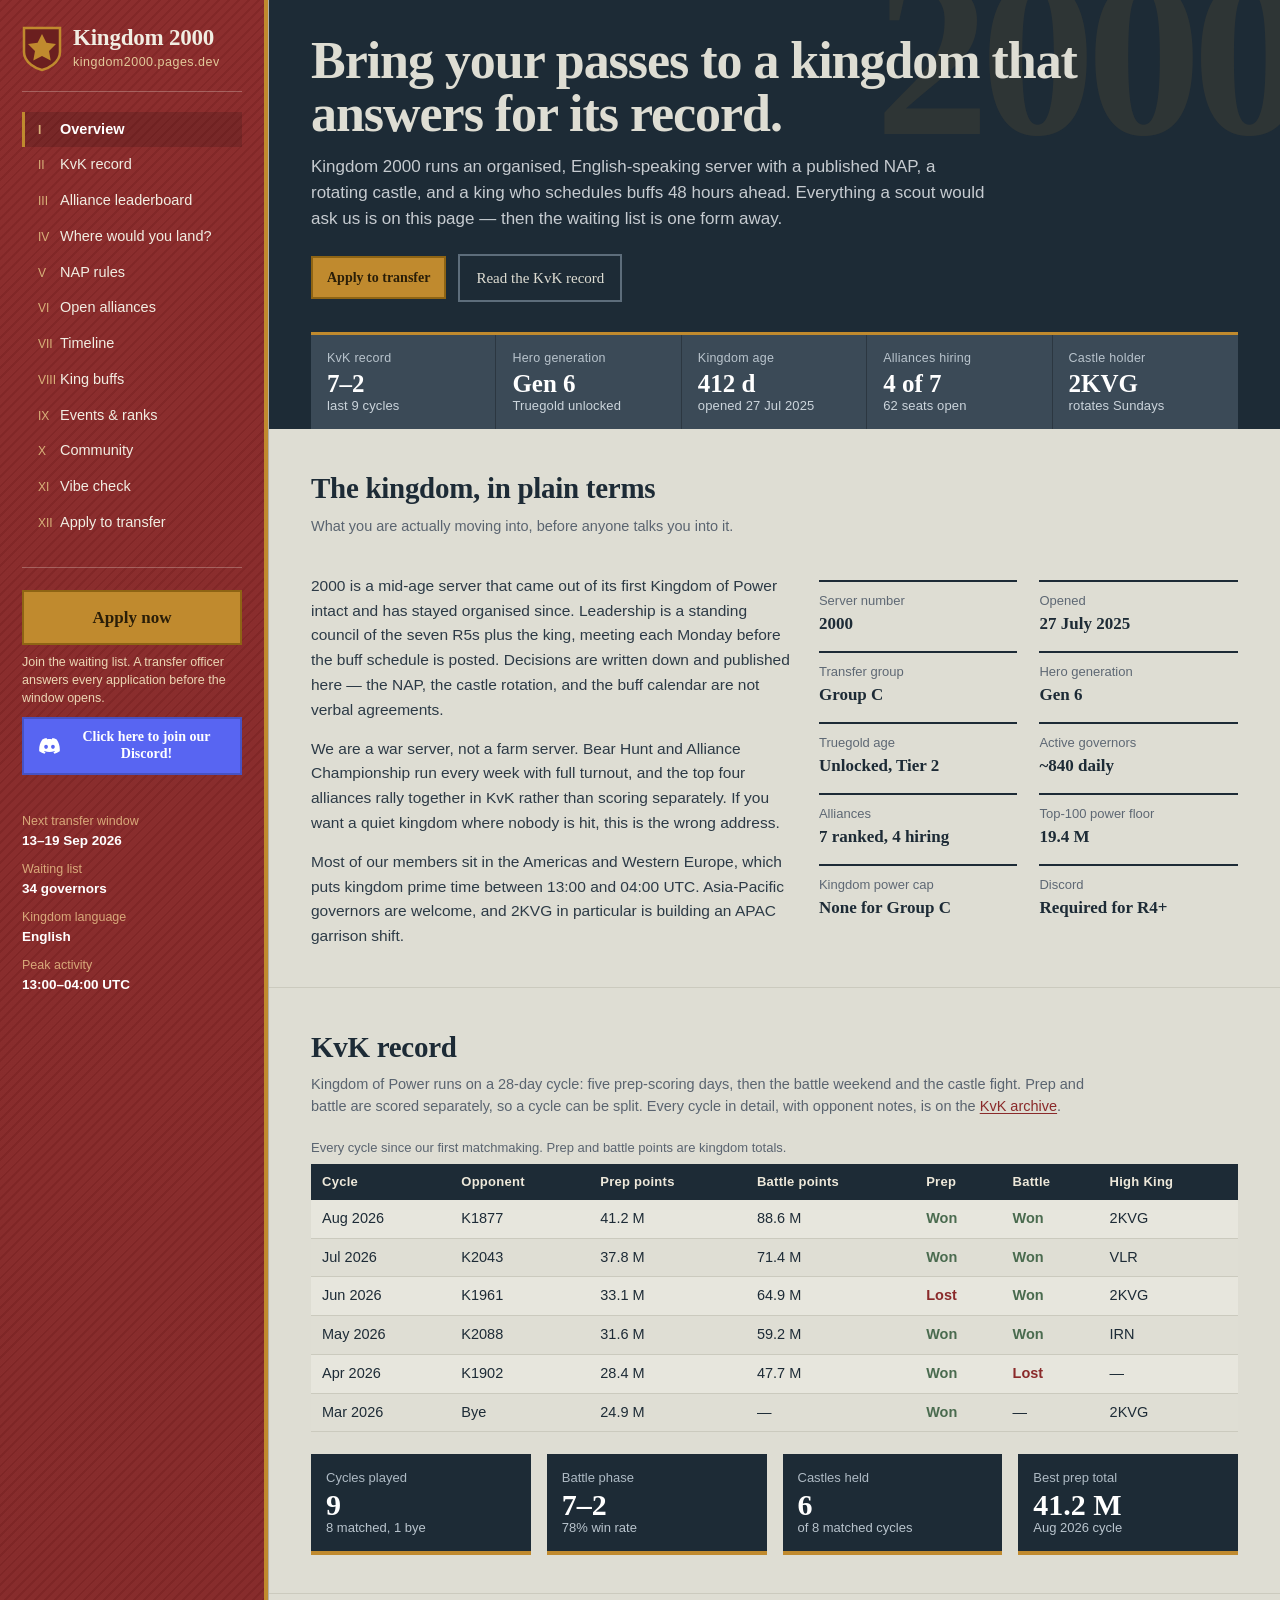
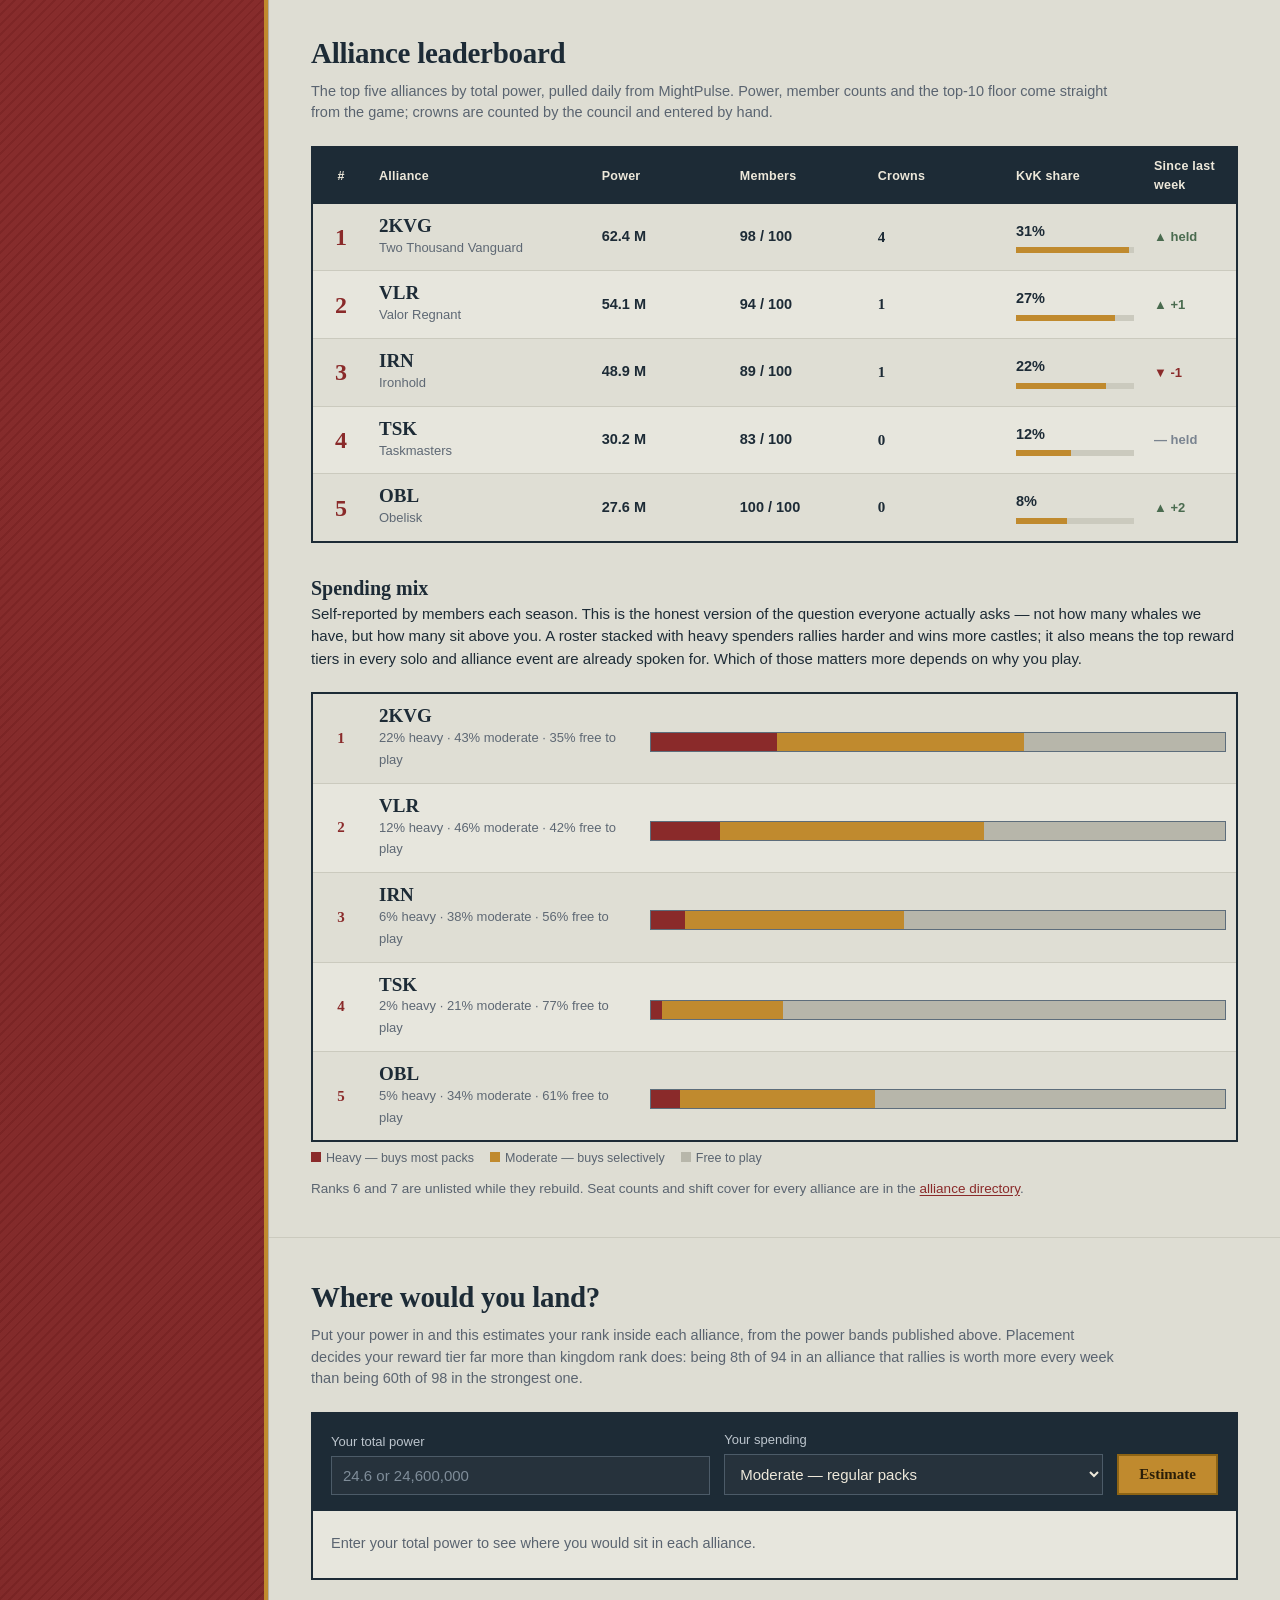
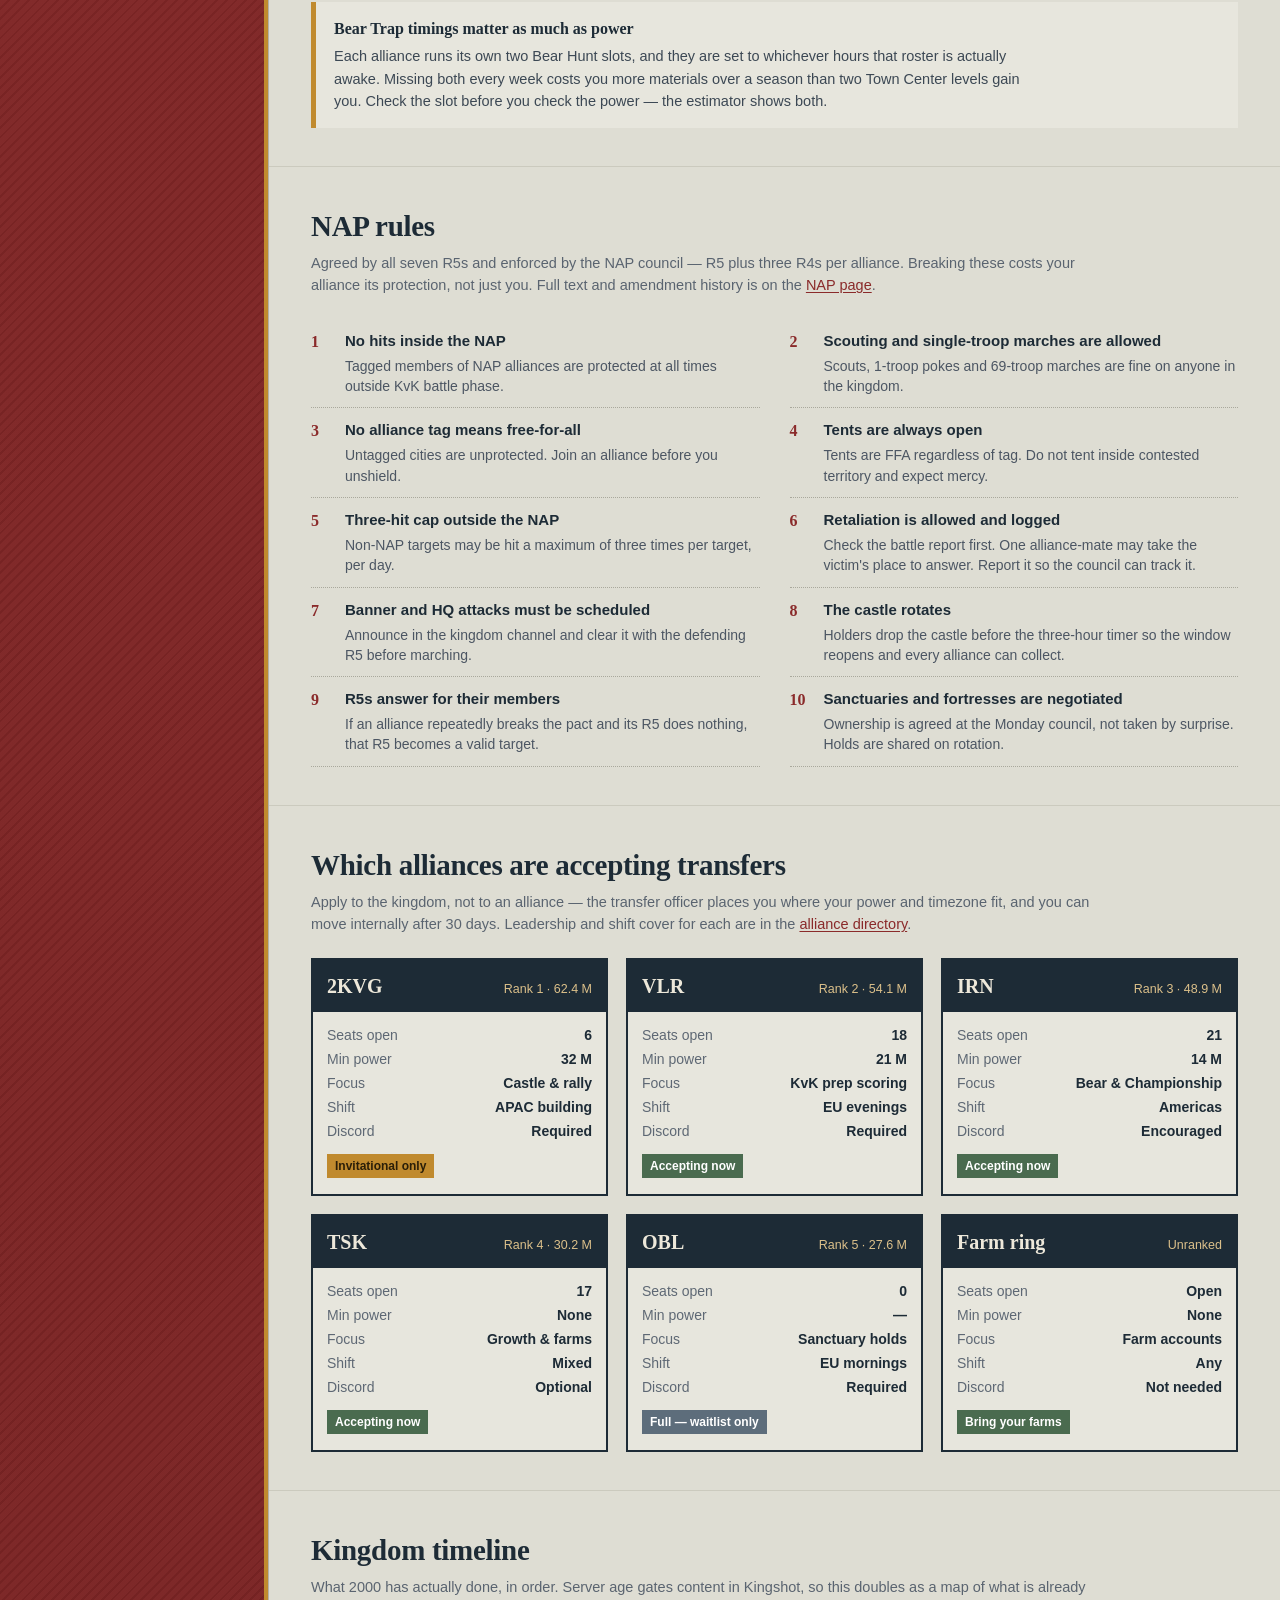
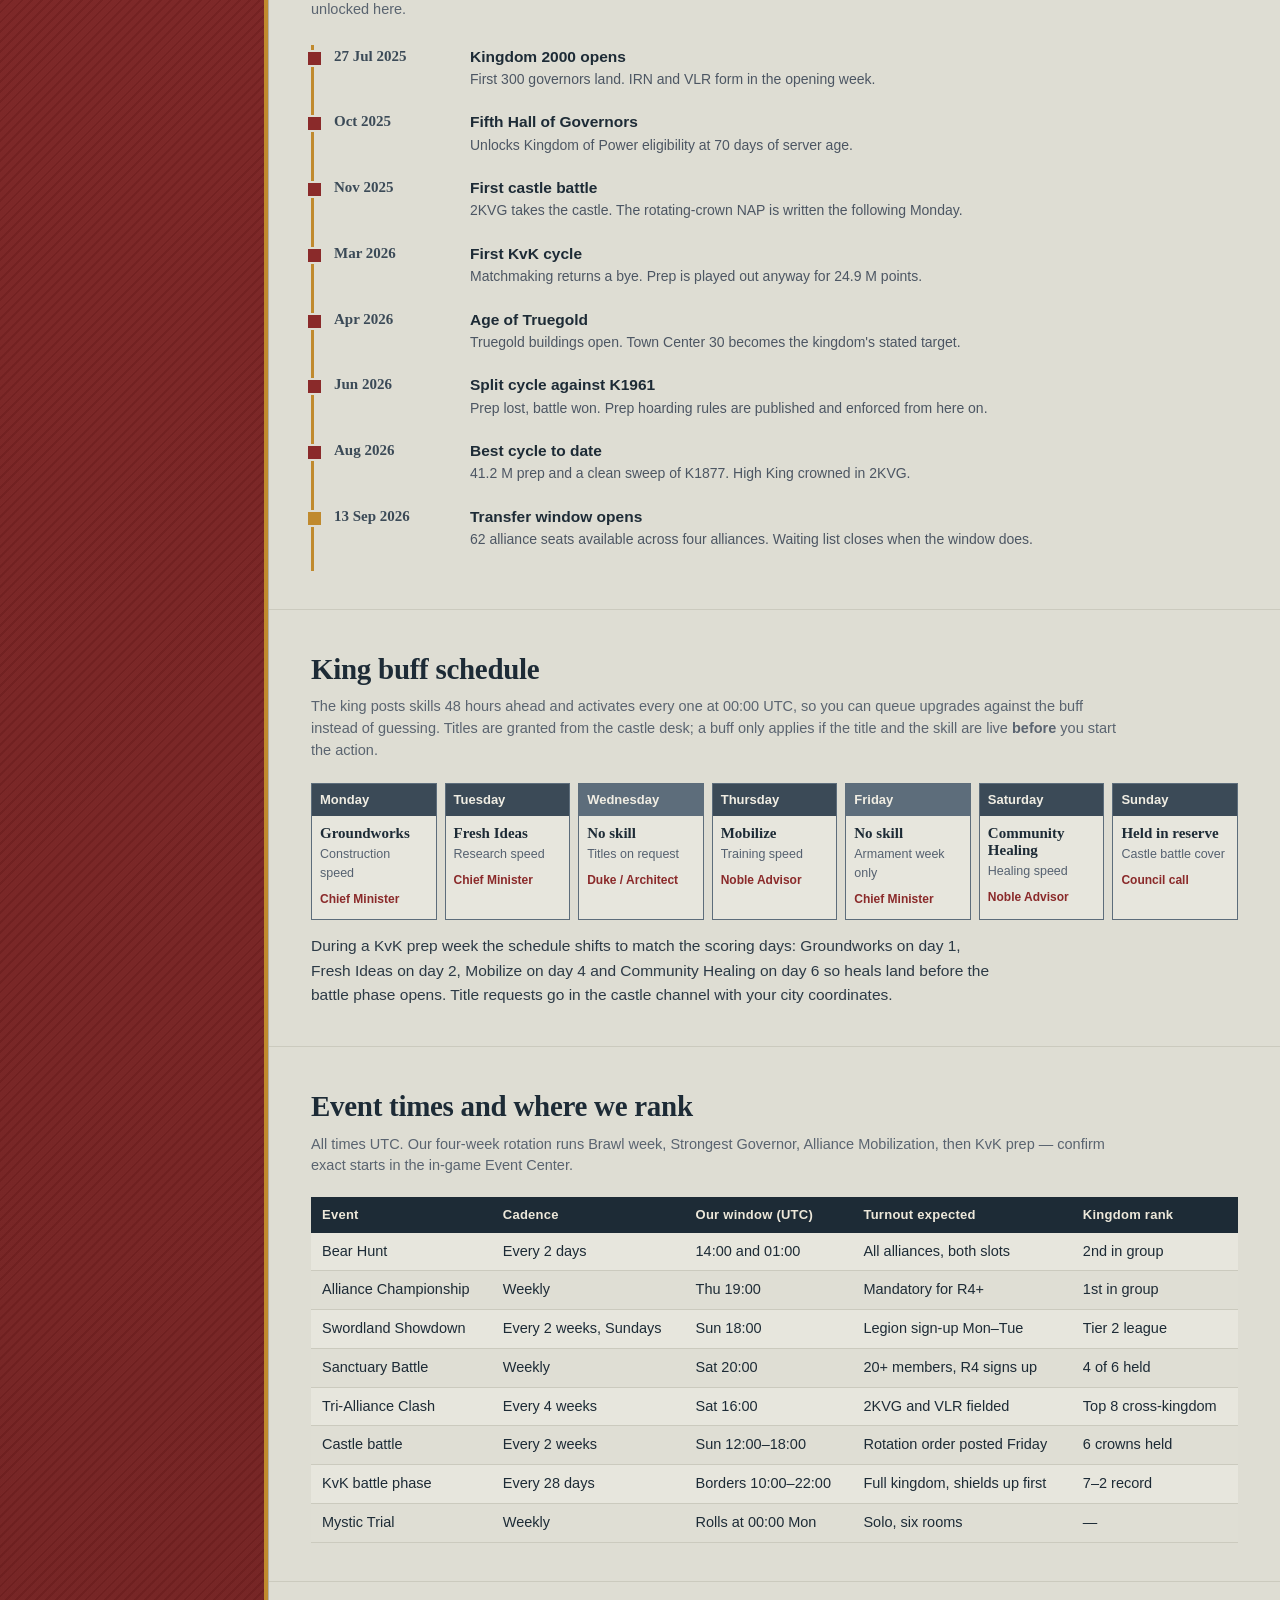
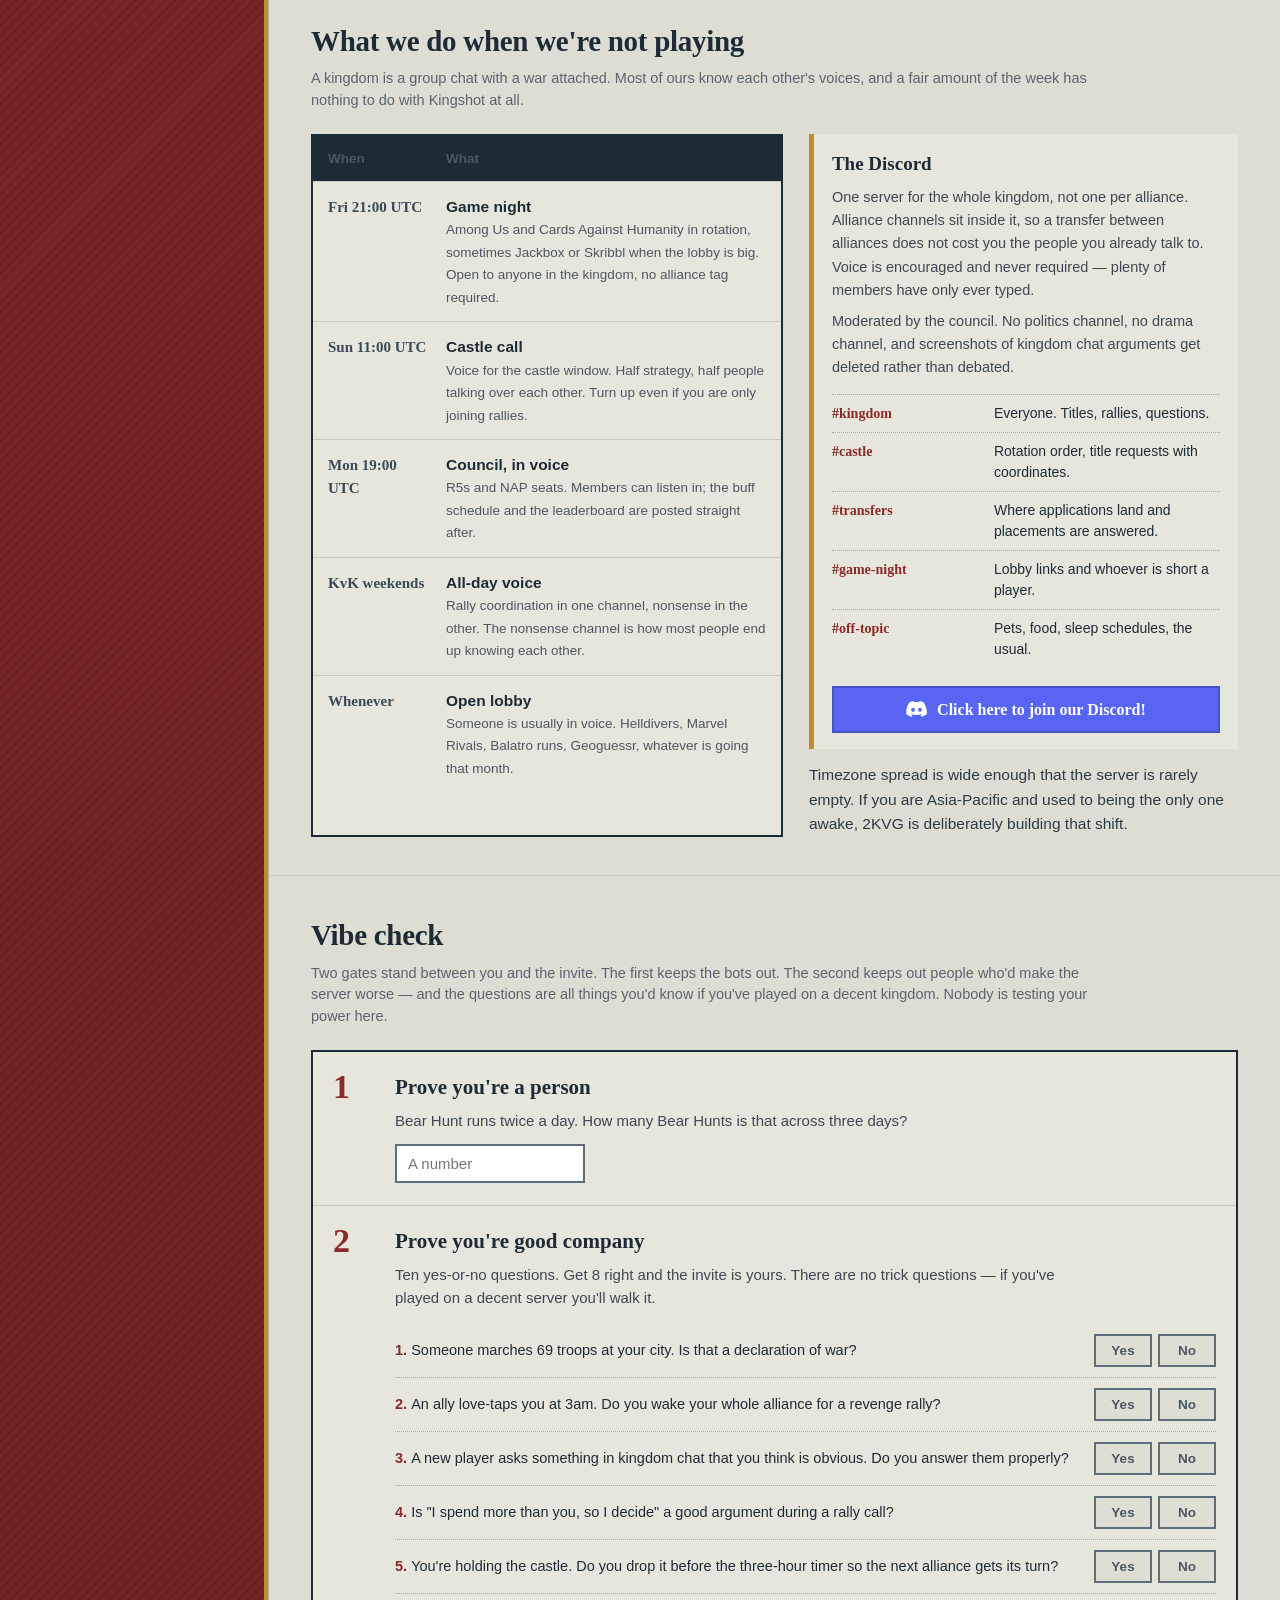
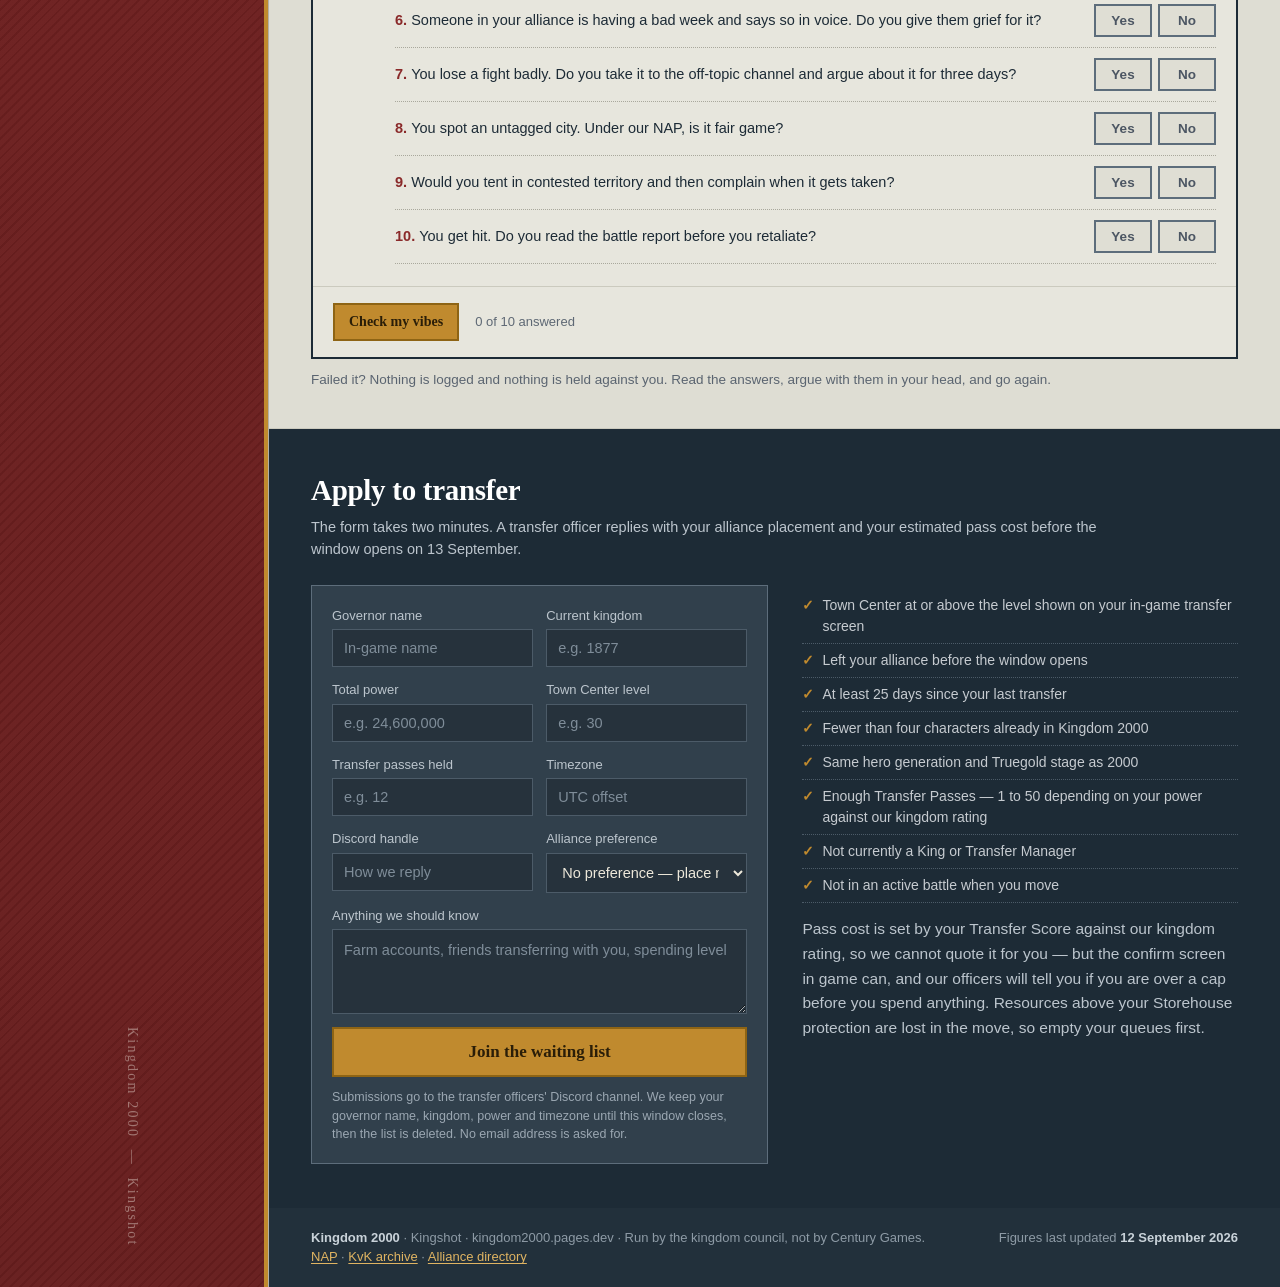
<file: index.html>
<!DOCTYPE html>
<html lang="en">
<head>
<meta charset="utf-8">
<meta name="viewport" content="width=device-width,initial-scale=1">
<title>Kingdom 2000 — Kingshot transfer and recruitment</title>
<meta name="description" content="Kingdom 2000 in Kingshot: KvK record, alliance leaderboard, published NAP, king buff schedule, event times and the transfer waiting list.">
<link rel="stylesheet" href="styles.css">
</head>
<body>
<div class="shell">

  <!-- ============ RAIL ============ -->
  <aside class="rail">
    <div class="sigil">
      <svg width="40" height="46" viewBox="0 0 40 46" aria-hidden="true">
        <path d="M2 2h36v24c0 11-13 17-18 18C15 43 2 37 2 26Z" fill="#6B1F1F" stroke="#C08A2E" stroke-width="2.5"/>
        <path d="M20 8l4.4 8.7 9.6 1.4-7 6.8 1.7 9.5L20 29.9l-8.7 4.5 1.7-9.5-7-6.8 9.6-1.4Z" fill="#C08A2E"/>
      </svg>
      <div>
        <b>Kingdom 2000</b>
        <span>kingdom2000.pages.dev</span>
      </div>
    </div>

    <nav class="railnav">
      <a href="#overview" class="on"><i>I</i>Overview</a>
      <a href="#kvk"><i>II</i>KvK record</a>
      <a href="#leaderboard"><i>III</i>Alliance leaderboard</a>
      <a href="#fit"><i>IV</i>Where would you land?</a>
      <a href="#nap"><i>V</i>NAP rules</a>
      <a href="#alliances"><i>VI</i>Open alliances</a>
      <a href="#timeline"><i>VII</i>Timeline</a>
      <a href="#buffs"><i>VIII</i>King buffs</a>
      <a href="#events"><i>IX</i>Events &amp; ranks</a>
      <a href="#community"><i>X</i>Community</a>
      <a href="#vibecheck"><i>XI</i>Vibe check</a>
      <a href="#apply"><i>XII</i>Apply to transfer</a>
    </nav>

    <div class="railcta">
      <a class="btn" href="#apply">Apply now</a>
      <p>Join the waiting list. A transfer officer answers every application before the window opens.</p>
      <a class="dbtn full sm" href="#vibecheck"><svg width="21" height="16" viewBox="0 0 71 55" aria-hidden="true"><path d="M60.1045 4.8978C55.5792 2.8214 50.7265 1.2916 45.6527 0.41542C45.5603 0.39851 45.468 0.440769 45.4204 0.525289C44.7963 1.6353 44.105 3.0834 43.6209 4.2216C38.1637 3.4046 32.7345 3.4046 27.3892 4.2216C26.905 3.0581 26.1886 1.6353 25.5617 0.525289C25.5141 0.443589 25.4218 0.40133 25.3294 0.41542C20.2584 1.2888 15.4057 2.8186 10.8776 4.8978C10.8384 4.9147 10.8048 4.9429 10.7825 4.9795C1.57795 18.7309 -0.943561 32.1443 0.293408 45.3914C0.299005 45.4562 0.335386 45.5182 0.385761 45.5576C6.45866 50.0174 12.3413 52.7249 18.1147 54.5195C18.2071 54.5477 18.305 54.5139 18.3638 54.4378C19.7295 52.5728 20.9469 50.6063 21.9907 48.5383C22.0523 48.4172 21.9935 48.2735 21.8676 48.2256C19.9366 47.4931 18.0979 46.6 16.3292 45.5858C16.1893 45.5041 16.1781 45.304 16.3068 45.2082C16.679 44.9293 17.0513 44.6391 17.4067 44.3461C17.471 44.2926 17.5606 44.2813 17.6362 44.3151C29.2558 49.6202 41.8354 49.6202 53.3179 44.3151C53.3935 44.2785 53.4831 44.2898 53.5502 44.3433C53.9057 44.6363 54.2779 44.9293 54.6529 45.2082C54.7816 45.304 54.7732 45.5041 54.6333 45.5858C52.8646 46.6197 51.0259 47.4931 49.0921 48.2228C48.9662 48.2707 48.9102 48.4172 48.9718 48.5383C50.038 50.6034 51.2554 52.5699 52.5959 54.435C52.6519 54.5139 52.7526 54.5477 52.845 54.5195C58.6464 52.7249 64.529 50.0174 70.6019 45.5576C70.6551 45.5182 70.6887 45.459 70.6943 45.3942C72.1747 30.0791 68.2147 16.7757 60.1968 4.9823C60.1772 4.9429 60.1437 4.9147 60.1045 4.8978ZM23.7259 37.3253C20.2276 37.3253 17.3451 34.1136 17.3451 30.1693C17.3451 26.225 20.1717 23.0133 23.7259 23.0133C27.308 23.0133 30.1626 26.2532 30.1066 30.1693C30.1066 34.1136 27.28 37.3253 23.7259 37.3253ZM47.3178 37.3253C43.8196 37.3253 40.9371 34.1136 40.9371 30.1693C40.9371 26.225 43.7636 23.0133 47.3178 23.0133C50.9 23.0133 53.7545 26.2532 53.6986 30.1693C53.6986 34.1136 50.9 37.3253 47.3178 37.3253Z"/></svg><span>Click here to join our Discord!</span></a>
    </div>

    <dl class="railmeta">
      <dt>Next transfer window</dt>
      <dd>13–19 Sep 2026</dd>
      <dt>Waiting list</dt>
      <dd>34 governors</dd>
      <dt>Kingdom language</dt>
      <dd>English</dd>
      <dt>Peak activity</dt>
      <dd>13:00–04:00 UTC</dd>
    </dl>

    <div class="railfoot"><span>Kingdom 2000 &nbsp;— &nbsp;Kingshot</span></div>
  </aside>

  <!-- ============ MAIN ============ -->
  <main>

    <!-- HERO -->
    <div class="hero">
      <div class="num">2000</div>
      <h1>Bring your passes to a kingdom that answers for its record.</h1>
      <p class="lede">Kingdom 2000 runs an organised, English-speaking server with a published NAP, a rotating
        castle, and a king who schedules buffs 48 hours ahead. Everything a scout would ask us is on this page —
        then the waiting list is one form away.</p>
      <div class="row">
        <a class="btn sm" href="#apply">Apply to transfer</a>
        <a class="ghost" href="#kvk">Read the KvK record</a>
      </div>
      <div class="plate">
        <div><dt>KvK record</dt><dd>7–2<small>last 9 cycles</small></dd></div>
        <div><dt>Hero generation</dt><dd>Gen 6<small>Truegold unlocked</small></dd></div>
        <div><dt>Kingdom age</dt><dd><span data-live="ageDays">412 d</span><small>opened <span data-live="openedOn">27 Jul 2025</span></small></dd></div>
        <div><dt>Alliances hiring</dt><dd>4 of 7<small>62 seats open</small></dd></div>
        <div><dt>Castle holder</dt><dd>2KVG<small>rotates Sundays</small></dd></div>
      </div>
    </div>

    <!-- OVERVIEW -->
    <section id="overview">
      <h2>The kingdom, in plain terms</h2>
      <p class="sub">What you are actually moving into, before anyone talks you into it.</p>
      <div class="grid2">
        <div>
          <p class="body">2000 is a mid-age server that came out of its first Kingdom of Power intact and has
            stayed organised since. Leadership is a standing council of the seven R5s plus the king, meeting
            each Monday before the buff schedule is posted. Decisions are written down and published here —
            the NAP, the castle rotation, and the buff calendar are not verbal agreements.</p>
          <p class="body">We are a war server, not a farm server. Bear Hunt and Alliance Championship run every
            week with full turnout, and the top four alliances rally together in KvK rather than scoring
            separately. If you want a quiet kingdom where nobody is hit, this is the wrong address.</p>
          <p class="body">Most of our members sit in the Americas and Western Europe, which puts kingdom
            prime time between 13:00 and 04:00 UTC. Asia-Pacific governors are welcome, and 2KVG in particular
            is building an APAC garrison shift.</p>
        </div>
        <div>
          <dl class="facts">
            <div class="fact"><dt>Server number</dt><dd>2000</dd></div>
            <div class="fact"><dt>Opened</dt><dd>27 July 2025</dd></div>
            <div class="fact"><dt>Transfer group</dt><dd>Group C</dd></div>
            <div class="fact"><dt>Hero generation</dt><dd>Gen 6</dd></div>
            <div class="fact"><dt>Truegold age</dt><dd>Unlocked, Tier 2</dd></div>
            <div class="fact"><dt>Active governors</dt><dd data-live="activeGovs">~840 daily</dd></div>
            <div class="fact"><dt>Alliances</dt><dd><span data-live="allianceCount">7</span> ranked, 4 hiring</dd></div>
            <div class="fact"><dt>Top-100 power floor</dt><dd data-live="floor100">19.4 M</dd></div>
            <div class="fact"><dt>Kingdom power cap</dt><dd>None for Group C</dd></div>
            <div class="fact"><dt>Discord</dt><dd>Required for R4+</dd></div>
          </dl>
        </div>
      </div>
    </section>

    <!-- KVK -->
    <section id="kvk">
      <h2>KvK record</h2>
      <p class="sub">Kingdom of Power runs on a 28-day cycle: five prep-scoring days, then the battle weekend and
        the castle fight. Prep and battle are scored separately, so a cycle can be split. Every cycle in detail, with opponent notes, is on the <a href="kvk.html">KvK archive</a>.</p>
      <table>
        <caption>Every cycle since our first matchmaking. Prep and battle points are kingdom totals.</caption>
        <thead>
          <tr><th>Cycle</th><th>Opponent</th><th>Prep points</th><th>Battle points</th><th>Prep</th><th>Battle</th><th>High King</th></tr>
        </thead>
        <tbody>
          <tr><td class="n">Aug 2026</td><td>K1877</td><td class="n">41.2 M</td><td class="n">88.6 M</td><td class="w">Won</td><td class="w">Won</td><td>2KVG</td></tr>
          <tr><td class="n">Jul 2026</td><td>K2043</td><td class="n">37.8 M</td><td class="n">71.4 M</td><td class="w">Won</td><td class="w">Won</td><td>VLR</td></tr>
          <tr><td class="n">Jun 2026</td><td>K1961</td><td class="n">33.1 M</td><td class="n">64.9 M</td><td class="l">Lost</td><td class="w">Won</td><td>2KVG</td></tr>
          <tr><td class="n">May 2026</td><td>K2088</td><td class="n">31.6 M</td><td class="n">59.2 M</td><td class="w">Won</td><td class="w">Won</td><td>IRN</td></tr>
          <tr><td class="n">Apr 2026</td><td>K1902</td><td class="n">28.4 M</td><td class="n">47.7 M</td><td class="w">Won</td><td class="l">Lost</td><td>—</td></tr>
          <tr><td class="n">Mar 2026</td><td>Bye</td><td class="n">24.9 M</td><td>—</td><td class="w">Won</td><td>—</td><td>2KVG</td></tr>
        </tbody>
      </table>
      <div class="rank">
        <div><dt>Cycles played</dt><dd>9<small>8 matched, 1 bye</small></dd></div>
        <div><dt>Battle phase</dt><dd>7–2<small>78% win rate</small></dd></div>
        <div><dt>Castles held</dt><dd>6<small>of 8 matched cycles</small></dd></div>
        <div><dt>Best prep total</dt><dd>41.2 M<small>Aug 2026 cycle</small></dd></div>
      </div>
    </section>


    <!-- LEADERBOARD -->
    <section id="leaderboard">
      <h2>Alliance leaderboard</h2>
      <p class="sub">The top five alliances by total power, pulled daily from MightPulse. Power, member counts
        and the top-10 floor come straight from the game; crowns are counted by the council and entered by hand.</p>
      <div class="lb">
        <div class="r head">
          <span class="pos">#</span><span>Alliance</span><span>Power</span><span>Members</span>
          <span>Crowns</span><span data-live-head="share">KvK share</span><span data-live-head="trend">Since last week</span>
        </div>
        <div id="lbRows" style="display:contents">
        <div class="r">
          <div class="pos">1</div>
          <div class="who"><b>2KVG</b><em>Two Thousand Vanguard</em></div>
          <div class="n">62.4 M</div>
          <div class="n">98 / 100</div>
          <div class="n"><span class="crown">4</span></div>
          <div class="n">31%<span class="bar"><i style="width:96%"></i></span></div>
          <div class="tr up">▲ held</div>
        </div>
        <div class="r">
          <div class="pos">2</div>
          <div class="who"><b>VLR</b><em>Valor Regnant</em></div>
          <div class="n">54.1 M</div>
          <div class="n">94 / 100</div>
          <div class="n"><span class="crown">1</span></div>
          <div class="n">27%<span class="bar"><i style="width:84%"></i></span></div>
          <div class="tr up">▲ +1</div>
        </div>
        <div class="r">
          <div class="pos">3</div>
          <div class="who"><b>IRN</b><em>Ironhold</em></div>
          <div class="n">48.9 M</div>
          <div class="n">89 / 100</div>
          <div class="n"><span class="crown">1</span></div>
          <div class="n">22%<span class="bar"><i style="width:76%"></i></span></div>
          <div class="tr dn">▼ -1</div>
        </div>
        <div class="r">
          <div class="pos">4</div>
          <div class="who"><b>TSK</b><em>Taskmasters</em></div>
          <div class="n">30.2 M</div>
          <div class="n">83 / 100</div>
          <div class="n"><span class="crown">0</span></div>
          <div class="n">12%<span class="bar"><i style="width:47%"></i></span></div>
          <div class="tr fl">— held</div>
        </div>
        <div class="r">
          <div class="pos">5</div>
          <div class="who"><b>OBL</b><em>Obelisk</em></div>
          <div class="n">27.6 M</div>
          <div class="n">100 / 100</div>
          <div class="n"><span class="crown">0</span></div>
          <div class="n">8%<span class="bar"><i style="width:43%"></i></span></div>
          <div class="tr up">▲ +2</div>
        </div>
        </div>
      </div>

      <h3 style="font-family:var(--display);font-size:20px;margin-top:30px">Spending mix</h3>
      <p class="sub">Self-reported by members each season. This is the honest version of the question everyone
        actually asks — not how many whales we have, but how many sit above you. A roster stacked with heavy
        spenders rallies harder and wins more castles; it also means the top reward tiers in every solo and
        alliance event are already spoken for. Which of those matters more depends on why you play.</p>
      <div class="lb">
        <div class="r" style="grid-template-columns:56px 1fr 2.2fr">
          <div class="pos" style="font-size:15px">1</div>
          <div class="who"><b>2KVG</b><em>22% heavy · 43% moderate · 35% free to play</em></div>
          <div><span class="mix"><i class="h" style="width:22%"></i><i class="m" style="width:43%"></i><i class="f" style="width:35%"></i></span></div>
        </div>
        <div class="r" style="grid-template-columns:56px 1fr 2.2fr">
          <div class="pos" style="font-size:15px">2</div>
          <div class="who"><b>VLR</b><em>12% heavy · 46% moderate · 42% free to play</em></div>
          <div><span class="mix"><i class="h" style="width:12%"></i><i class="m" style="width:46%"></i><i class="f" style="width:42%"></i></span></div>
        </div>
        <div class="r" style="grid-template-columns:56px 1fr 2.2fr">
          <div class="pos" style="font-size:15px">3</div>
          <div class="who"><b>IRN</b><em>6% heavy · 38% moderate · 56% free to play</em></div>
          <div><span class="mix"><i class="h" style="width:6%"></i><i class="m" style="width:38%"></i><i class="f" style="width:56%"></i></span></div>
        </div>
        <div class="r" style="grid-template-columns:56px 1fr 2.2fr">
          <div class="pos" style="font-size:15px">4</div>
          <div class="who"><b>TSK</b><em>2% heavy · 21% moderate · 77% free to play</em></div>
          <div><span class="mix"><i class="h" style="width:2%"></i><i class="m" style="width:21%"></i><i class="f" style="width:77%"></i></span></div>
        </div>
        <div class="r" style="grid-template-columns:56px 1fr 2.2fr">
          <div class="pos" style="font-size:15px">5</div>
          <div class="who"><b>OBL</b><em>5% heavy · 34% moderate · 61% free to play</em></div>
          <div><span class="mix"><i class="h" style="width:5%"></i><i class="m" style="width:34%"></i><i class="f" style="width:61%"></i></span></div>
        </div>
      </div>
      <p class="mixkey"><span class="kh">Heavy — buys most packs</span><span class="km">Moderate — buys selectively</span><span class="kf">Free to play</span></p>
      <p class="lbnote">Ranks 6 and 7 are unlisted while they rebuild. Seat counts and shift cover for every
        alliance are in the <a href="alliances.html">alliance directory</a>.</p>
    </section>


    <!-- FIT -->
    <section id="fit">
      <h2>Where would you land?</h2>
      <p class="sub">Put your power in and this estimates your rank inside each alliance, from the power bands
        published above. Placement decides your reward tier far more than kingdom rank does: being 8th of 94 in
        an alliance that rallies is worth more every week than being 60th of 98 in the strongest one.</p>
      <div class="fit">
        <form class="fitin" onsubmit="return false">
          <div><label for="myPower">Your total power</label>
            <input id="myPower" type="text" inputmode="decimal" placeholder="24.6 or 24,600,000"></div>
          <div><label for="mySpend">Your spending</label>
            <select id="mySpend">
              <option value="f2p">Free to play</option>
              <option value="light">Light — occasional packs</option>
              <option value="moderate" selected>Moderate — regular packs</option>
              <option value="heavy">Heavy — most packs, every season</option>
            </select></div>
          <div><button id="fitGo" type="button">Estimate</button></div>
        </form>
        <div class="fitout" id="fitOut">
          <p class="fitempty">Enter your total power to see where you would sit in each alliance.</p>
        </div>
      </div>
      <div class="note"><b>Bear Trap timings matter as much as power</b>
        <p>Each alliance runs its own two Bear Hunt slots, and they are set to whichever hours that roster is
          actually awake. Missing both every week costs you more materials over a season than two Town Center
          levels gain you. Check the slot before you check the power — the estimator shows both.</p></div>
    </section>

    <!-- NAP -->
    <section id="nap">
      <h2>NAP rules</h2>
      <p class="sub">Agreed by all seven R5s and enforced by the NAP council — R5 plus three R4s per alliance.
        Breaking these costs your alliance its protection, not just you. Full text and amendment history is on the <a href="nap.html">NAP page</a>.</p>
      <ol class="rules">
        <li><b>No hits inside the NAP</b><span>Tagged members of NAP alliances are protected at all times outside KvK battle phase.</span></li>
        <li><b>Scouting and single-troop marches are allowed</b><span>Scouts, 1-troop pokes and 69-troop marches are fine on anyone in the kingdom.</span></li>
        <li><b>No alliance tag means free-for-all</b><span>Untagged cities are unprotected. Join an alliance before you unshield.</span></li>
        <li><b>Tents are always open</b><span>Tents are FFA regardless of tag. Do not tent inside contested territory and expect mercy.</span></li>
        <li><b>Three-hit cap outside the NAP</b><span>Non-NAP targets may be hit a maximum of three times per target, per day.</span></li>
        <li><b>Retaliation is allowed and logged</b><span>Check the battle report first. One alliance-mate may take the victim's place to answer. Report it so the council can track it.</span></li>
        <li><b>Banner and HQ attacks must be scheduled</b><span>Announce in the kingdom channel and clear it with the defending R5 before marching.</span></li>
        <li><b>The castle rotates</b><span>Holders drop the castle before the three-hour timer so the window reopens and every alliance can collect.</span></li>
        <li><b>R5s answer for their members</b><span>If an alliance repeatedly breaks the pact and its R5 does nothing, that R5 becomes a valid target.</span></li>
        <li><b>Sanctuaries and fortresses are negotiated</b><span>Ownership is agreed at the Monday council, not taken by surprise. Holds are shared on rotation.</span></li>
      </ol>
    </section>

    <!-- ALLIANCES -->
    <section id="alliances">
      <h2>Which alliances are accepting transfers</h2>
      <p class="sub">Apply to the kingdom, not to an alliance — the transfer officer places you where your power
        and timezone fit, and you can move internally after 30 days. Leadership and shift cover for each are in the <a href="alliances.html">alliance directory</a>.</p>
      <div class="grid3">
        <div class="alli">
          <header><b>2KVG</b><i>Rank 1 · 62.4 M</i></header>
          <div class="in">
            <dl>
              <dt>Seats open</dt><dd>6</dd>
              <dt>Min power</dt><dd>32 M</dd>
              <dt>Focus</dt><dd>Castle &amp; rally</dd>
              <dt>Shift</dt><dd>APAC building</dd>
              <dt>Discord</dt><dd>Required</dd>
            </dl>
            <span class="tag few">Invitational only</span>
          </div>
        </div>
        <div class="alli">
          <header><b>VLR</b><i>Rank 2 · 54.1 M</i></header>
          <div class="in">
            <dl>
              <dt>Seats open</dt><dd>18</dd>
              <dt>Min power</dt><dd>21 M</dd>
              <dt>Focus</dt><dd>KvK prep scoring</dd>
              <dt>Shift</dt><dd>EU evenings</dd>
              <dt>Discord</dt><dd>Required</dd>
            </dl>
            <span class="tag open">Accepting now</span>
          </div>
        </div>
        <div class="alli">
          <header><b>IRN</b><i>Rank 3 · 48.9 M</i></header>
          <div class="in">
            <dl>
              <dt>Seats open</dt><dd>21</dd>
              <dt>Min power</dt><dd>14 M</dd>
              <dt>Focus</dt><dd>Bear &amp; Championship</dd>
              <dt>Shift</dt><dd>Americas</dd>
              <dt>Discord</dt><dd>Encouraged</dd>
            </dl>
            <span class="tag open">Accepting now</span>
          </div>
        </div>
        <div class="alli">
          <header><b>TSK</b><i>Rank 4 · 30.2 M</i></header>
          <div class="in">
            <dl>
              <dt>Seats open</dt><dd>17</dd>
              <dt>Min power</dt><dd>None</dd>
              <dt>Focus</dt><dd>Growth &amp; farms</dd>
              <dt>Shift</dt><dd>Mixed</dd>
              <dt>Discord</dt><dd>Optional</dd>
            </dl>
            <span class="tag open">Accepting now</span>
          </div>
        </div>
        <div class="alli">
          <header><b>OBL</b><i>Rank 5 · 27.6 M</i></header>
          <div class="in">
            <dl>
              <dt>Seats open</dt><dd>0</dd>
              <dt>Min power</dt><dd>—</dd>
              <dt>Focus</dt><dd>Sanctuary holds</dd>
              <dt>Shift</dt><dd>EU mornings</dd>
              <dt>Discord</dt><dd>Required</dd>
            </dl>
            <span class="tag shut">Full — waitlist only</span>
          </div>
        </div>
        <div class="alli">
          <header><b>Farm ring</b><i>Unranked</i></header>
          <div class="in">
            <dl>
              <dt>Seats open</dt><dd>Open</dd>
              <dt>Min power</dt><dd>None</dd>
              <dt>Focus</dt><dd>Farm accounts</dd>
              <dt>Shift</dt><dd>Any</dd>
              <dt>Discord</dt><dd>Not needed</dd>
            </dl>
            <span class="tag open">Bring your farms</span>
          </div>
        </div>
      </div>
    </section>

    <!-- TIMELINE -->
    <section id="timeline">
      <h2>Kingdom timeline</h2>
      <p class="sub">What 2000 has actually done, in order. Server age gates content in Kingshot, so this doubles
        as a map of what is already unlocked here.</p>
      <ol class="tl">
        <li><time>27 Jul 2025</time><div><b>Kingdom 2000 opens</b><span>First 300 governors land. IRN and VLR form in the opening week.</span></div></li>
        <li><time>Oct 2025</time><div><b>Fifth Hall of Governors</b><span>Unlocks Kingdom of Power eligibility at 70 days of server age.</span></div></li>
        <li><time>Nov 2025</time><div><b>First castle battle</b><span>2KVG takes the castle. The rotating-crown NAP is written the following Monday.</span></div></li>
        <li><time>Mar 2026</time><div><b>First KvK cycle</b><span>Matchmaking returns a bye. Prep is played out anyway for 24.9 M points.</span></div></li>
        <li><time>Apr 2026</time><div><b>Age of Truegold</b><span>Truegold buildings open. Town Center 30 becomes the kingdom's stated target.</span></div></li>
        <li><time>Jun 2026</time><div><b>Split cycle against K1961</b><span>Prep lost, battle won. Prep hoarding rules are published and enforced from here on.</span></div></li>
        <li><time>Aug 2026</time><div><b>Best cycle to date</b><span>41.2 M prep and a clean sweep of K1877. High King crowned in 2KVG.</span></div></li>
        <li class="next"><time>13 Sep 2026</time><div><b>Transfer window opens</b><span>62 alliance seats available across four alliances. Waiting list closes when the window does.</span></div></li>
      </ol>
    </section>

    <!-- BUFFS -->
    <section id="buffs">
      <h2>King buff schedule</h2>
      <p class="sub">The king posts skills 48 hours ahead and activates every one at 00:00 UTC, so you can queue
        upgrades against the buff instead of guessing. Titles are granted from the castle desk; a buff only applies
        if the title and the skill are live <b>before</b> you start the action.</p>
      <div class="buffs">
        <div class="buff"><h4>Monday</h4><div class="b"><strong>Groundworks</strong><em>Construction speed</em><span class="t">Chief Minister</span></div></div>
        <div class="buff"><h4>Tuesday</h4><div class="b"><strong>Fresh Ideas</strong><em>Research speed</em><span class="t">Chief Minister</span></div></div>
        <div class="buff rest"><h4>Wednesday</h4><div class="b"><strong>No skill</strong><em>Titles on request</em><span class="t">Duke / Architect</span></div></div>
        <div class="buff"><h4>Thursday</h4><div class="b"><strong>Mobilize</strong><em>Training speed</em><span class="t">Noble Advisor</span></div></div>
        <div class="buff rest"><h4>Friday</h4><div class="b"><strong>No skill</strong><em>Armament week only</em><span class="t">Chief Minister</span></div></div>
        <div class="buff"><h4>Saturday</h4><div class="b"><strong>Community Healing</strong><em>Healing speed</em><span class="t">Noble Advisor</span></div></div>
        <div class="buff"><h4>Sunday</h4><div class="b"><strong>Held in reserve</strong><em>Castle battle cover</em><span class="t">Council call</span></div></div>
      </div>
      <p class="body">During a KvK prep week the schedule shifts to match the scoring days: Groundworks on day 1,
        Fresh Ideas on day 2, Mobilize on day 4 and Community Healing on day 6 so heals land before the battle
        phase opens. Title requests go in the castle channel with your city coordinates.</p>
    </section>

    <!-- EVENTS -->
    <section id="events">
      <h2>Event times and where we rank</h2>
      <p class="sub">All times UTC. Our four-week rotation runs Brawl week, Strongest Governor, Alliance
        Mobilization, then KvK prep — confirm exact starts in the in-game Event Center.</p>
      <table>
        <thead>
          <tr><th>Event</th><th>Cadence</th><th>Our window (UTC)</th><th>Turnout expected</th><th>Kingdom rank</th></tr>
        </thead>
        <tbody>
          <tr><td>Bear Hunt</td><td>Every 2 days</td><td class="n">14:00 and 01:00</td><td>All alliances, both slots</td><td>2nd in group</td></tr>
          <tr><td>Alliance Championship</td><td>Weekly</td><td class="n">Thu 19:00</td><td>Mandatory for R4+</td><td>1st in group</td></tr>
          <tr><td>Swordland Showdown</td><td>Every 2 weeks, Sundays</td><td class="n">Sun 18:00</td><td>Legion sign-up Mon–Tue</td><td>Tier 2 league</td></tr>
          <tr><td>Sanctuary Battle</td><td>Weekly</td><td class="n">Sat 20:00</td><td>20+ members, R4 signs up</td><td>4 of 6 held</td></tr>
          <tr><td>Tri-Alliance Clash</td><td>Every 4 weeks</td><td class="n">Sat 16:00</td><td>2KVG and VLR fielded</td><td>Top 8 cross-kingdom</td></tr>
          <tr><td>Castle battle</td><td>Every 2 weeks</td><td class="n">Sun 12:00–18:00</td><td>Rotation order posted Friday</td><td>6 crowns held</td></tr>
          <tr><td>KvK battle phase</td><td>Every 28 days</td><td class="n">Borders 10:00–22:00</td><td>Full kingdom, shields up first</td><td>7–2 record</td></tr>
          <tr><td>Mystic Trial</td><td>Weekly</td><td class="n">Rolls at 00:00 Mon</td><td>Solo, six rooms</td><td>—</td></tr>
        </tbody>
      </table>
    </section>


    <!-- COMMUNITY -->
    <section id="community">
      <h2>What we do when we're not playing</h2>
      <p class="sub">A kingdom is a group chat with a war attached. Most of ours know each other's voices, and a
        fair amount of the week has nothing to do with Kingshot at all.</p>
      <div class="comm">
        <div class="nights">
          <div class="n head"><span>When</span><span>What</span></div>
          <div class="n"><time>Fri 21:00 UTC</time><div><b>Game night</b>
            <span>Among Us and Cards Against Humanity in rotation, sometimes Jackbox or Skribbl when the lobby is big.
              Open to anyone in the kingdom, no alliance tag required.</span></div></div>
          <div class="n"><time>Sun 11:00 UTC</time><div><b>Castle call</b>
            <span>Voice for the castle window. Half strategy, half people talking over each other. Turn up even
              if you are only joining rallies.</span></div></div>
          <div class="n"><time>Mon 19:00 UTC</time><div><b>Council, in voice</b>
            <span>R5s and NAP seats. Members can listen in; the buff schedule and the leaderboard are posted straight after.</span></div></div>
          <div class="n"><time>KvK weekends</time><div><b>All-day voice</b>
            <span>Rally coordination in one channel, nonsense in the other. The nonsense channel is how most
              people end up knowing each other.</span></div></div>
          <div class="n"><time>Whenever</time><div><b>Open lobby</b>
            <span>Someone is usually in voice. Helldivers, Marvel Rivals, Balatro runs, Geoguessr, whatever
              is going that month.</span></div></div>
        </div>
        <div>
          <div class="voice">
            <h3>The Discord</h3>
            <p>One server for the whole kingdom, not one per alliance. Alliance channels sit inside it, so a
              transfer between alliances does not cost you the people you already talk to. Voice is encouraged
              and never required — plenty of members have only ever typed.</p>
            <p>Moderated by the council. No politics channel, no drama channel, and screenshots of kingdom chat
              arguments get deleted rather than debated.</p>
            <ul class="chans">
              <li><b>#kingdom</b><span>Everyone. Titles, rallies, questions.</span></li>
              <li><b>#castle</b><span>Rotation order, title requests with coordinates.</span></li>
              <li><b>#transfers</b><span>Where applications land and placements are answered.</span></li>
              <li><b>#game-night</b><span>Lobby links and whoever is short a player.</span></li>
              <li><b>#off-topic</b><span>Pets, food, sleep schedules, the usual.</span></li>
            </ul>
            <a class="dbtn full" href="#vibecheck"><svg width="21" height="16" viewBox="0 0 71 55" aria-hidden="true"><path d="M60.1045 4.8978C55.5792 2.8214 50.7265 1.2916 45.6527 0.41542C45.5603 0.39851 45.468 0.440769 45.4204 0.525289C44.7963 1.6353 44.105 3.0834 43.6209 4.2216C38.1637 3.4046 32.7345 3.4046 27.3892 4.2216C26.905 3.0581 26.1886 1.6353 25.5617 0.525289C25.5141 0.443589 25.4218 0.40133 25.3294 0.41542C20.2584 1.2888 15.4057 2.8186 10.8776 4.8978C10.8384 4.9147 10.8048 4.9429 10.7825 4.9795C1.57795 18.7309 -0.943561 32.1443 0.293408 45.3914C0.299005 45.4562 0.335386 45.5182 0.385761 45.5576C6.45866 50.0174 12.3413 52.7249 18.1147 54.5195C18.2071 54.5477 18.305 54.5139 18.3638 54.4378C19.7295 52.5728 20.9469 50.6063 21.9907 48.5383C22.0523 48.4172 21.9935 48.2735 21.8676 48.2256C19.9366 47.4931 18.0979 46.6 16.3292 45.5858C16.1893 45.5041 16.1781 45.304 16.3068 45.2082C16.679 44.9293 17.0513 44.6391 17.4067 44.3461C17.471 44.2926 17.5606 44.2813 17.6362 44.3151C29.2558 49.6202 41.8354 49.6202 53.3179 44.3151C53.3935 44.2785 53.4831 44.2898 53.5502 44.3433C53.9057 44.6363 54.2779 44.9293 54.6529 45.2082C54.7816 45.304 54.7732 45.5041 54.6333 45.5858C52.8646 46.6197 51.0259 47.4931 49.0921 48.2228C48.9662 48.2707 48.9102 48.4172 48.9718 48.5383C50.038 50.6034 51.2554 52.5699 52.5959 54.435C52.6519 54.5139 52.7526 54.5477 52.845 54.5195C58.6464 52.7249 64.529 50.0174 70.6019 45.5576C70.6551 45.5182 70.6887 45.459 70.6943 45.3942C72.1747 30.0791 68.2147 16.7757 60.1968 4.9823C60.1772 4.9429 60.1437 4.9147 60.1045 4.8978ZM23.7259 37.3253C20.2276 37.3253 17.3451 34.1136 17.3451 30.1693C17.3451 26.225 20.1717 23.0133 23.7259 23.0133C27.308 23.0133 30.1626 26.2532 30.1066 30.1693C30.1066 34.1136 27.28 37.3253 23.7259 37.3253ZM47.3178 37.3253C43.8196 37.3253 40.9371 34.1136 40.9371 30.1693C40.9371 26.225 43.7636 23.0133 47.3178 23.0133C50.9 23.0133 53.7545 26.2532 53.6986 30.1693C53.6986 34.1136 50.9 37.3253 47.3178 37.3253Z"/></svg><span>Click here to join our Discord!</span></a>
          </div>
          <p class="body">Timezone spread is wide enough that the server is rarely empty. If you are
            Asia-Pacific and used to being the only one awake, 2KVG is deliberately building that shift.</p>
        </div>
      </div>
    </section>


    <!-- VIBE CHECK -->
    <section id="vibecheck">
      <h2>Vibe check</h2>
      <p class="sub">Two gates stand between you and the invite. The first keeps the bots out. The second keeps
        out people who'd make the server worse — and the questions are all things you'd know if you've played
        on a decent kingdom. Nobody is testing your power here.</p>
      <div class="gate" id="gate">
        <div class="gstep"><div class="gnum">!</div><div>
          <h3>This needs JavaScript</h3>
          <p class="gq">Turn it on and reload, or ask any R4 in kingdom chat for the invite directly.</p>
        </div></div>
      </div>
      <p class="lbnote">Failed it? Nothing is logged and nothing is held against you. Read the answers, argue
        with them in your head, and go again.</p>
    </section>

    <!-- APPLY -->
    <section class="apply" id="apply">
      <h2>Apply to transfer</h2>
      <p class="sub">The form takes two minutes. A transfer officer replies with your alliance placement and your
        estimated pass cost before the window opens on 13 September.</p>
      <div class="applywrap">
        <div class="form">
          <form id="applyform" action="https://kingdom2000-apply.YOURNAME.workers.dev" method="POST">
          <div class="f two">
            <div><label for="governor">Governor name</label><input class="i" id="governor" name="governor" type="text" placeholder="In-game name" required></div>
            <div><label for="kingdom">Current kingdom</label><input class="i" id="kingdom" name="kingdom" type="text" placeholder="e.g. 1877" required></div>
          </div>
          <div class="f two">
            <div><label for="power">Total power</label><input class="i" id="power" name="power" type="text" placeholder="e.g. 24,600,000" required></div>
            <div><label for="tc">Town Center level</label><input class="i" id="tc" name="tc" type="text" placeholder="e.g. 30" required></div>
          </div>
          <div class="f two">
            <div><label for="passes">Transfer passes held</label><input class="i" id="passes" name="passes" type="text" placeholder="e.g. 12"></div>
            <div><label for="timezone">Timezone</label><input class="i" id="timezone" name="timezone" type="text" placeholder="UTC offset" required></div>
          </div>
          <div class="f two">
            <div><label for="discord">Discord handle</label><input class="i" id="discord" name="discord" type="text" placeholder="How we reply"></div>
            <div><label for="alliance">Alliance preference</label>
              <select class="i" id="alliance" name="alliance">
                <option>No preference — place me where I fit</option>
                <option>VLR — KvK prep scoring</option>
                <option>IRN — Bear &amp; Championship</option>
                <option>TSK — growth &amp; farms</option>
                <option>2KVG — invitational only</option>
                <option>Farm ring</option>
              </select></div>
          </div>
          <div class="f"><label for="notes">Anything we should know</label>
            <textarea class="i" id="notes" name="notes" rows="3" placeholder="Farm accounts, friends transferring with you, spending level"></textarea></div>
          <input type="text" name="sigil" tabindex="-1" autocomplete="off" aria-hidden="true" class="hp">
          <button class="btn" type="submit">Join the waiting list</button>
          <p class="privacy">Submissions go to the transfer officers' Discord channel. We keep your governor name,
            kingdom, power and timezone until this window closes, then the list is deleted. No email address is asked for.</p>
          </form>
        </div>
        <div>
          <ul class="checks">
            <li>Town Center at or above the level shown on your in-game transfer screen</li>
            <li>Left your alliance before the window opens</li>
            <li>At least 25 days since your last transfer</li>
            <li>Fewer than four characters already in Kingdom 2000</li>
            <li>Same hero generation and Truegold stage as 2000</li>
            <li>Enough Transfer Passes — 1 to 50 depending on your power against our kingdom rating</li>
            <li>Not currently a King or Transfer Manager</li>
            <li>Not in an active battle when you move</li>
          </ul>
          <p class="body" style="color:#BCC5CD;max-width:none">Pass cost is set by your Transfer Score against our
            kingdom rating, so we cannot quote it for you — but the confirm screen in game can, and our officers
            will tell you if you are over a cap before you spend anything. Resources above your Storehouse
            protection are lost in the move, so empty your queues first.</p>
        </div>
      </div>
    </section>

    <footer>
      <div><b>Kingdom 2000</b> · Kingshot · kingdom2000.pages.dev · Run by the kingdom council, not by Century Games.<br><a href="nap.html">NAP</a> · <a href="kvk.html">KvK archive</a> · <a href="alliances.html">Alliance directory</a></div>
      <div data-live-stamp>Figures last updated <b>12 September 2026</b></div>
    </footer>

  </main>
</div>
<script src="fit.js"></script>
<script src="gate.js"></script>
<script src="live.js"></script>
</body>
</html>
</file>
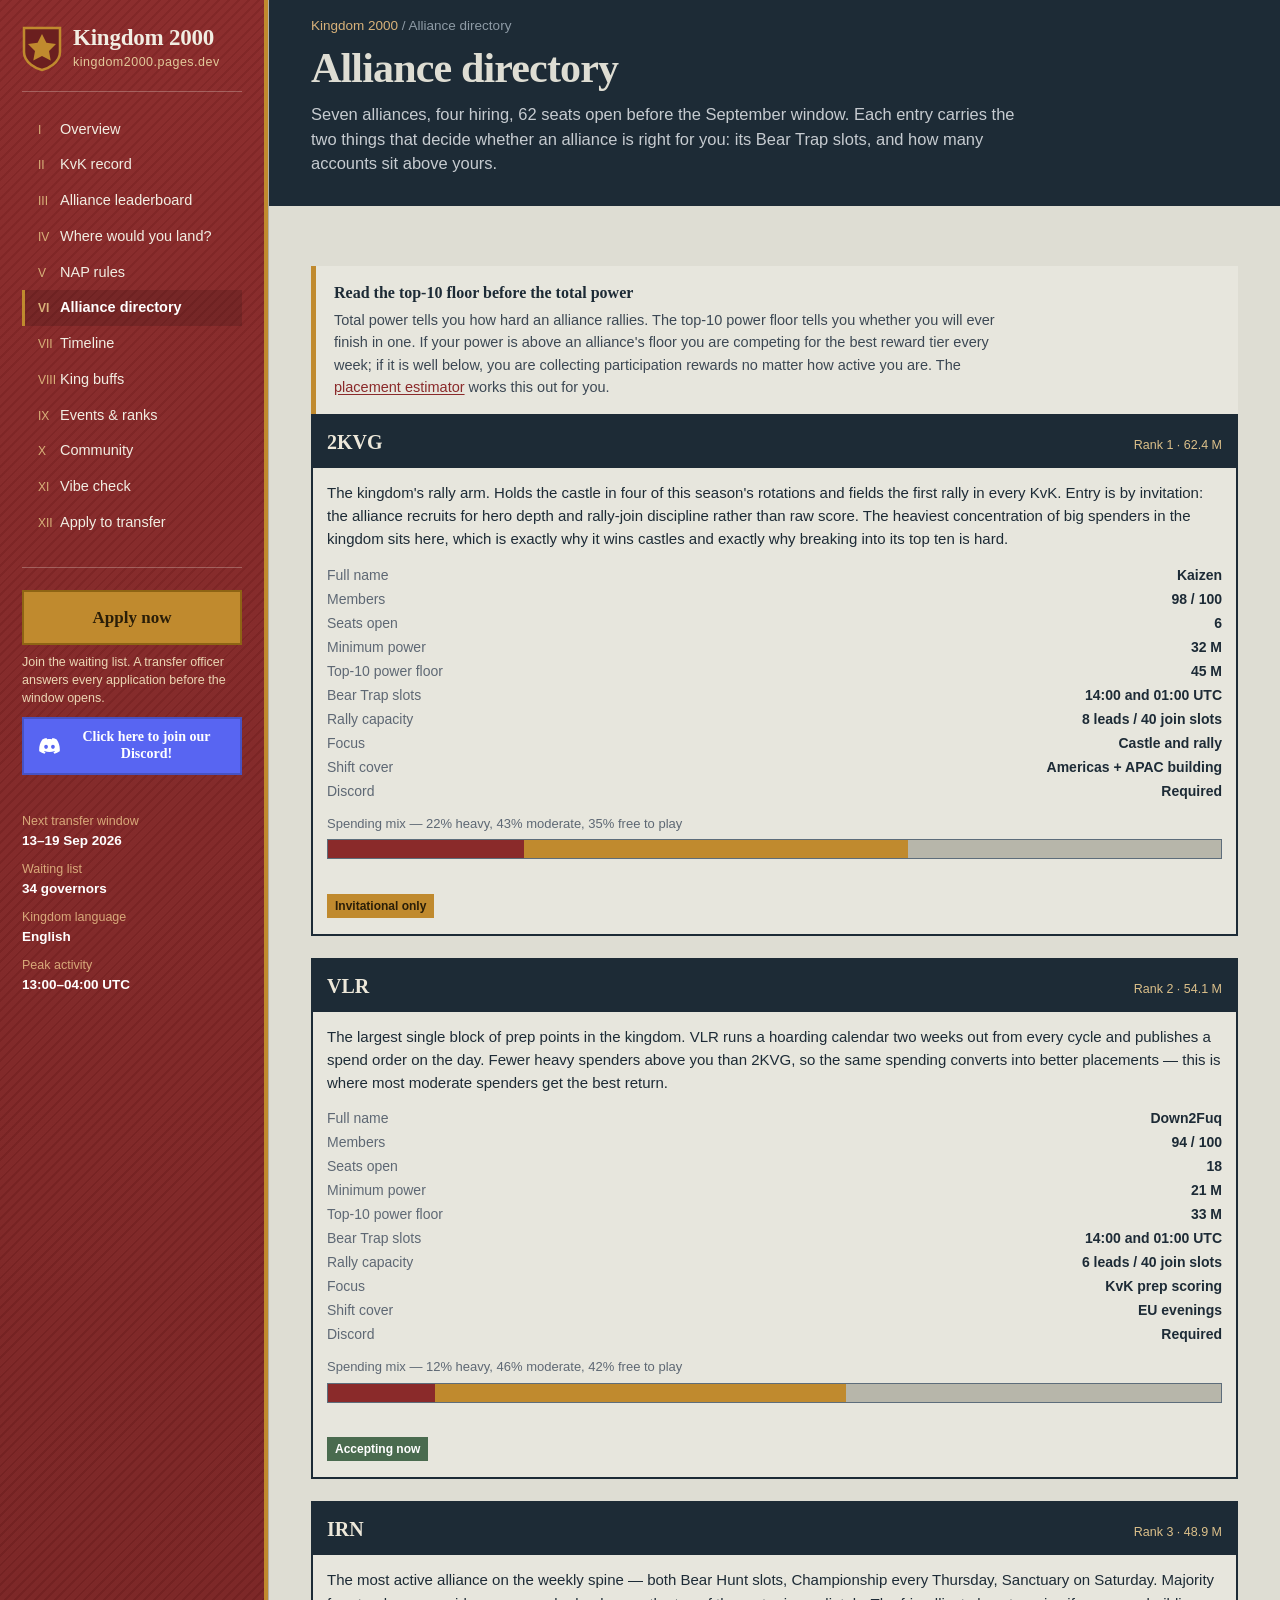
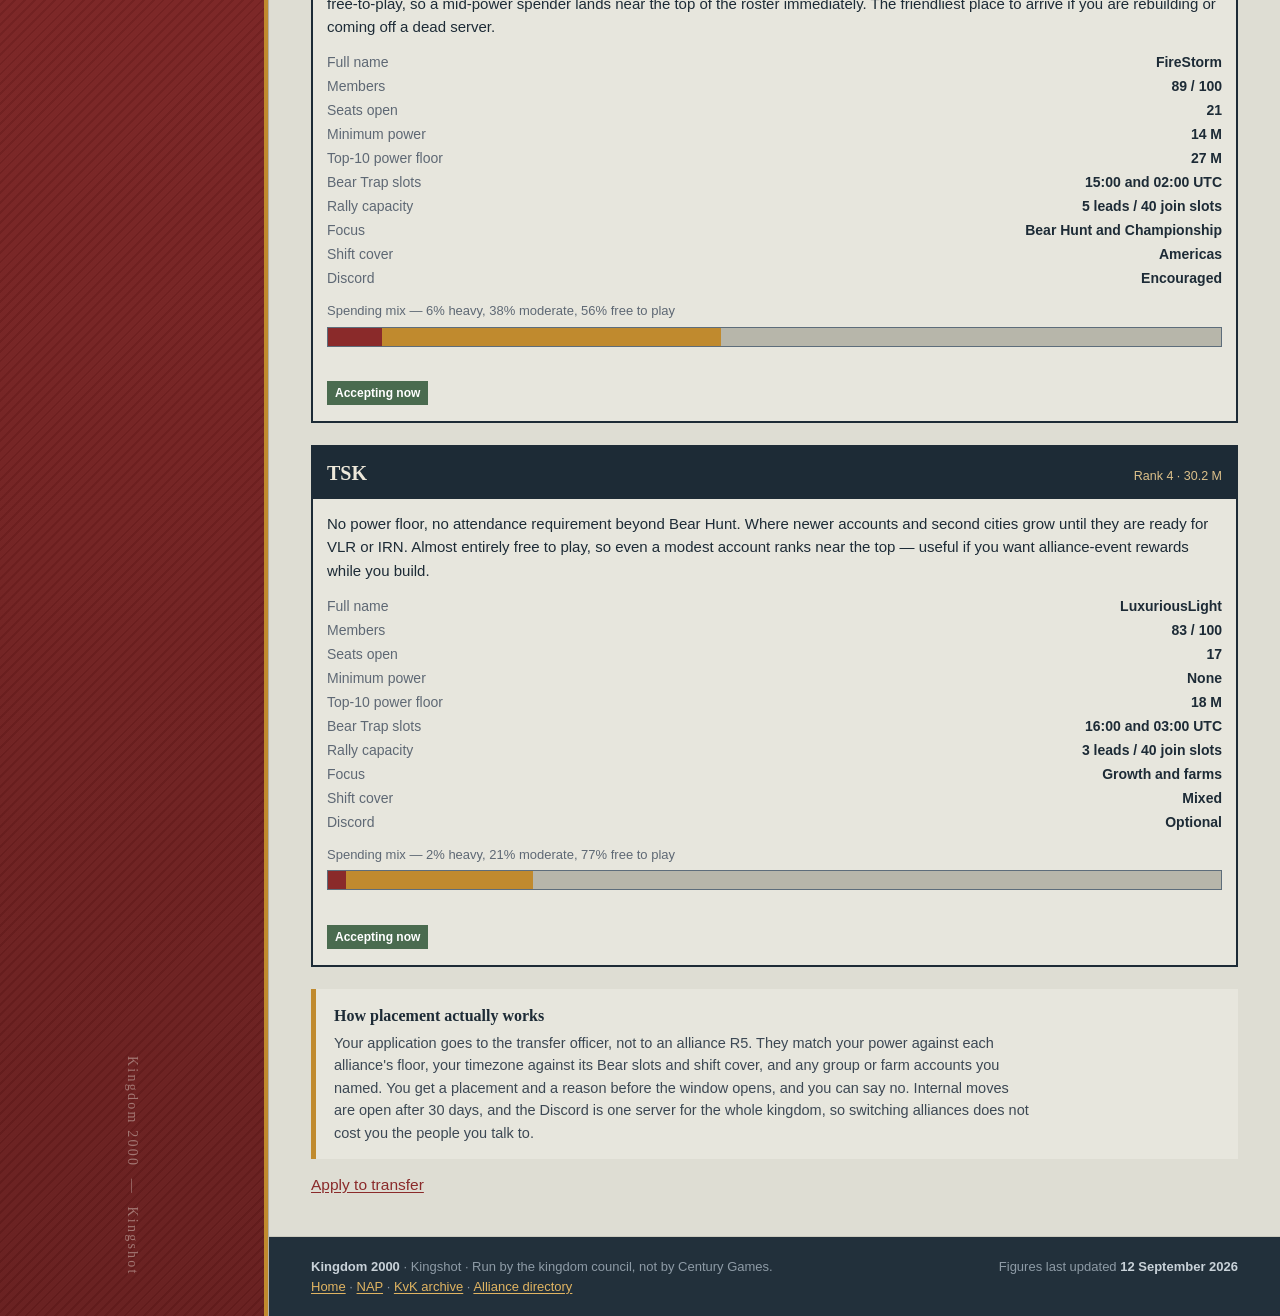
<file: alliances.html>
<!DOCTYPE html>
<html lang="en">
<head>
<meta charset="utf-8">
<meta name="viewport" content="width=device-width,initial-scale=1">
<title>Alliance directory — Kingdom 2000</title>
<meta name="description" content="All seven alliances in Kingdom 2000: power, open seats, top-10 power floor, Bear Trap slots, spending mix and shift cover.">
<link rel="stylesheet" href="styles.css">
</head>
<body>
<div class="shell">
  <aside class="rail">
    <div class="sigil">
      <svg width="40" height="46" viewBox="0 0 40 46" aria-hidden="true">
        <path d="M2 2h36v24c0 11-13 17-18 18C15 43 2 37 2 26Z" fill="#6B1F1F" stroke="#C08A2E" stroke-width="2.5"/>
        <path d="M20 8l4.4 8.7 9.6 1.4-7 6.8 1.7 9.5L20 29.9l-8.7 4.5 1.7-9.5-7-6.8 9.6-1.4Z" fill="#C08A2E"/>
      </svg>
      <div>
        <b>Kingdom 2000</b>
        <span>kingdom2000.pages.dev</span>
      </div>
    </div>

    <nav class="railnav">
      <a href="index.html#overview"><i>I</i>Overview</a>
      <a href="index.html#kvk"><i>II</i>KvK record</a>
      <a href="index.html#leaderboard"><i>III</i>Alliance leaderboard</a>
      <a href="index.html#fit"><i>IV</i>Where would you land?</a>
      <a href="nap.html"><i>V</i>NAP rules</a>
      <a href="alliances.html" class="on"><i>VI</i>Alliance directory</a>
      <a href="index.html#timeline"><i>VII</i>Timeline</a>
      <a href="index.html#buffs"><i>VIII</i>King buffs</a>
      <a href="index.html#events"><i>IX</i>Events &amp; ranks</a>
      <a href="index.html#community"><i>X</i>Community</a>
      <a href="index.html#vibecheck"><i>XI</i>Vibe check</a>
      <a href="index.html#apply"><i>XII</i>Apply to transfer</a>
    </nav>

    <div class="railcta">
      <a class="btn" href="#apply">Apply now</a>
      <p>Join the waiting list. A transfer officer answers every application before the window opens.</p>
      <a class="dbtn full sm" href="index.html#vibecheck"><svg width="21" height="16" viewBox="0 0 71 55" aria-hidden="true"><path d="M60.1045 4.8978C55.5792 2.8214 50.7265 1.2916 45.6527 0.41542C45.5603 0.39851 45.468 0.440769 45.4204 0.525289C44.7963 1.6353 44.105 3.0834 43.6209 4.2216C38.1637 3.4046 32.7345 3.4046 27.3892 4.2216C26.905 3.0581 26.1886 1.6353 25.5617 0.525289C25.5141 0.443589 25.4218 0.40133 25.3294 0.41542C20.2584 1.2888 15.4057 2.8186 10.8776 4.8978C10.8384 4.9147 10.8048 4.9429 10.7825 4.9795C1.57795 18.7309 -0.943561 32.1443 0.293408 45.3914C0.299005 45.4562 0.335386 45.5182 0.385761 45.5576C6.45866 50.0174 12.3413 52.7249 18.1147 54.5195C18.2071 54.5477 18.305 54.5139 18.3638 54.4378C19.7295 52.5728 20.9469 50.6063 21.9907 48.5383C22.0523 48.4172 21.9935 48.2735 21.8676 48.2256C19.9366 47.4931 18.0979 46.6 16.3292 45.5858C16.1893 45.5041 16.1781 45.304 16.3068 45.2082C16.679 44.9293 17.0513 44.6391 17.4067 44.3461C17.471 44.2926 17.5606 44.2813 17.6362 44.3151C29.2558 49.6202 41.8354 49.6202 53.3179 44.3151C53.3935 44.2785 53.4831 44.2898 53.5502 44.3433C53.9057 44.6363 54.2779 44.9293 54.6529 45.2082C54.7816 45.304 54.7732 45.5041 54.6333 45.5858C52.8646 46.6197 51.0259 47.4931 49.0921 48.2228C48.9662 48.2707 48.9102 48.4172 48.9718 48.5383C50.038 50.6034 51.2554 52.5699 52.5959 54.435C52.6519 54.5139 52.7526 54.5477 52.845 54.5195C58.6464 52.7249 64.529 50.0174 70.6019 45.5576C70.6551 45.5182 70.6887 45.459 70.6943 45.3942C72.1747 30.0791 68.2147 16.7757 60.1968 4.9823C60.1772 4.9429 60.1437 4.9147 60.1045 4.8978ZM23.7259 37.3253C20.2276 37.3253 17.3451 34.1136 17.3451 30.1693C17.3451 26.225 20.1717 23.0133 23.7259 23.0133C27.308 23.0133 30.1626 26.2532 30.1066 30.1693C30.1066 34.1136 27.28 37.3253 23.7259 37.3253ZM47.3178 37.3253C43.8196 37.3253 40.9371 34.1136 40.9371 30.1693C40.9371 26.225 43.7636 23.0133 47.3178 23.0133C50.9 23.0133 53.7545 26.2532 53.6986 30.1693C53.6986 34.1136 50.9 37.3253 47.3178 37.3253Z"/></svg><span>Click here to join our Discord!</span></a>
    </div>

    <dl class="railmeta">
      <dt>Next transfer window</dt>
      <dd>13–19 Sep 2026</dd>
      <dt>Waiting list</dt>
      <dd>34 governors</dd>
      <dt>Kingdom language</dt>
      <dd>English</dd>
      <dt>Peak activity</dt>
      <dd>13:00–04:00 UTC</dd>
    </dl>

    <div class="railfoot"><span>Kingdom 2000 &nbsp;— &nbsp;Kingshot</span></div>
  </aside>
  <main>
    <div class="crumb"><a href="index.html">Kingdom 2000</a> / Alliance directory</div>
    <div class="pagehead">
      <h1>Alliance directory</h1>
      <p>Seven alliances, four hiring, 62 seats open before the September window. Each entry carries the two
        things that decide whether an alliance is right for you: its Bear Trap slots, and how many accounts
        sit above yours.</p>
    </div>
    <section>
      <div class="note"><b>Read the top-10 floor before the total power</b>
        <p>Total power tells you how hard an alliance rallies. The top-10 power floor tells you whether you
          will ever finish in one. If your power is above an alliance's floor you are competing for the best
          reward tier every week; if it is well below, you are collecting participation rewards no matter how
          active you are. The <a href="index.html#fit">placement estimator</a> works this out for you.</p></div>
      <div class="alli" style="margin-bottom:22px">
        <header><b>2KVG</b><i>Rank 1 · 62.4 M</i></header>
        <div class="in">
          <p style="font-size:15px;line-height:1.55;margin-bottom:14px">The kingdom's rally arm. Holds the castle in four of this season's rotations and fields the first rally in every KvK. Entry is by invitation: the alliance recruits for hero depth and rally-join discipline rather than raw score. The heaviest concentration of big spenders in the kingdom sits here, which is exactly why it wins castles and exactly why breaking into its top ten is hard.</p>
          <dl>
            <dt>Full name</dt><dd>Kaizen</dd>
            <dt>Members</dt><dd>98 / 100</dd>
            <dt>Seats open</dt><dd>6</dd>
            <dt>Minimum power</dt><dd>32 M</dd>
            <dt>Top-10 power floor</dt><dd>45 M</dd>
            <dt>Bear Trap slots</dt><dd>14:00 and 01:00 UTC</dd>
            <dt>Rally capacity</dt><dd>8 leads / 40 join slots</dd>
            <dt>Focus</dt><dd>Castle and rally</dd>
            <dt>Shift cover</dt><dd>Americas + APAC building</dd>
            <dt>Discord</dt><dd>Required</dd>
          </dl>
          <p style="font-size:13px;color:#5E6874;margin-top:12px">Spending mix — 22% heavy, 43% moderate, 35% free to play</p>
          <span class="mix"><i class="h" style="width:22%"></i><i class="m" style="width:43%"></i><i class="f" style="width:35%"></i></span>
          <br><span class="tag few">Invitational only</span>
        </div>
      </div>
      <div class="alli" style="margin-bottom:22px">
        <header><b>VLR</b><i>Rank 2 · 54.1 M</i></header>
        <div class="in">
          <p style="font-size:15px;line-height:1.55;margin-bottom:14px">The largest single block of prep points in the kingdom. VLR runs a hoarding calendar two weeks out from every cycle and publishes a spend order on the day. Fewer heavy spenders above you than 2KVG, so the same spending converts into better placements — this is where most moderate spenders get the best return.</p>
          <dl>
            <dt>Full name</dt><dd>Down2Fuq</dd>
            <dt>Members</dt><dd>94 / 100</dd>
            <dt>Seats open</dt><dd>18</dd>
            <dt>Minimum power</dt><dd>21 M</dd>
            <dt>Top-10 power floor</dt><dd>33 M</dd>
            <dt>Bear Trap slots</dt><dd>14:00 and 01:00 UTC</dd>
            <dt>Rally capacity</dt><dd>6 leads / 40 join slots</dd>
            <dt>Focus</dt><dd>KvK prep scoring</dd>
            <dt>Shift cover</dt><dd>EU evenings</dd>
            <dt>Discord</dt><dd>Required</dd>
          </dl>
          <p style="font-size:13px;color:#5E6874;margin-top:12px">Spending mix — 12% heavy, 46% moderate, 42% free to play</p>
          <span class="mix"><i class="h" style="width:12%"></i><i class="m" style="width:46%"></i><i class="f" style="width:42%"></i></span>
          <br><span class="tag open">Accepting now</span>
        </div>
      </div>
      <div class="alli" style="margin-bottom:22px">
        <header><b>IRN</b><i>Rank 3 · 48.9 M</i></header>
        <div class="in">
          <p style="font-size:15px;line-height:1.55;margin-bottom:14px">The most active alliance on the weekly spine — both Bear Hunt slots, Championship every Thursday, Sanctuary on Saturday. Majority free-to-play, so a mid-power spender lands near the top of the roster immediately. The friendliest place to arrive if you are rebuilding or coming off a dead server.</p>
          <dl>
            <dt>Full name</dt><dd>FireStorm</dd>
            <dt>Members</dt><dd>89 / 100</dd>
            <dt>Seats open</dt><dd>21</dd>
            <dt>Minimum power</dt><dd>14 M</dd>
            <dt>Top-10 power floor</dt><dd>27 M</dd>
            <dt>Bear Trap slots</dt><dd>15:00 and 02:00 UTC</dd>
            <dt>Rally capacity</dt><dd>5 leads / 40 join slots</dd>
            <dt>Focus</dt><dd>Bear Hunt and Championship</dd>
            <dt>Shift cover</dt><dd>Americas</dd>
            <dt>Discord</dt><dd>Encouraged</dd>
          </dl>
          <p style="font-size:13px;color:#5E6874;margin-top:12px">Spending mix — 6% heavy, 38% moderate, 56% free to play</p>
          <span class="mix"><i class="h" style="width:6%"></i><i class="m" style="width:38%"></i><i class="f" style="width:56%"></i></span>
          <br><span class="tag open">Accepting now</span>
        </div>
      </div>
      <div class="alli" style="margin-bottom:22px">
        <header><b>TSK</b><i>Rank 4 · 30.2 M</i></header>
        <div class="in">
          <p style="font-size:15px;line-height:1.55;margin-bottom:14px">No power floor, no attendance requirement beyond Bear Hunt. Where newer accounts and second cities grow until they are ready for VLR or IRN. Almost entirely free to play, so even a modest account ranks near the top — useful if you want alliance-event rewards while you build.</p>
          <dl>
            <dt>Full name</dt><dd>LuxuriousLight</dd>
            <dt>Members</dt><dd>83 / 100</dd>
            <dt>Seats open</dt><dd>17</dd>
            <dt>Minimum power</dt><dd>None</dd>
            <dt>Top-10 power floor</dt><dd>18 M</dd>
            <dt>Bear Trap slots</dt><dd>16:00 and 03:00 UTC</dd>
            <dt>Rally capacity</dt><dd>3 leads / 40 join slots</dd>
            <dt>Focus</dt><dd>Growth and farms</dd>
            <dt>Shift cover</dt><dd>Mixed</dd>
            <dt>Discord</dt><dd>Optional</dd>
          </dl>
          <p style="font-size:13px;color:#5E6874;margin-top:12px">Spending mix — 2% heavy, 21% moderate, 77% free to play</p>
          <span class="mix"><i class="h" style="width:2%"></i><i class="m" style="width:21%"></i><i class="f" style="width:77%"></i></span>
          <br><span class="tag open">Accepting now</span>
        </div>
      </div>
      <div class="note"><b>How placement actually works</b>
        <p>Your application goes to the transfer officer, not to an alliance R5. They match your power against
          each alliance's floor, your timezone against its Bear slots and shift cover, and any group or farm
          accounts you named. You get a placement and a reason before the window opens, and you can say no.
          Internal moves are open after 30 days, and the Discord is one server for the whole kingdom, so
          switching alliances does not cost you the people you talk to.</p></div>
      <p class="body"><a href="index.html#apply">Apply to transfer</a></p>
    </section>
    <footer>
      <div><b>Kingdom 2000</b> · Kingshot · Run by the kingdom council, not by Century Games.<br>
        <a href="index.html">Home</a> · <a href="nap.html">NAP</a> · <a href="kvk.html">KvK archive</a> · <a href="alliances.html">Alliance directory</a></div>
      <div>Figures last updated <b>12 September 2026</b></div>
    </footer>
  </main>
</div>
</body>
</html>
</file>
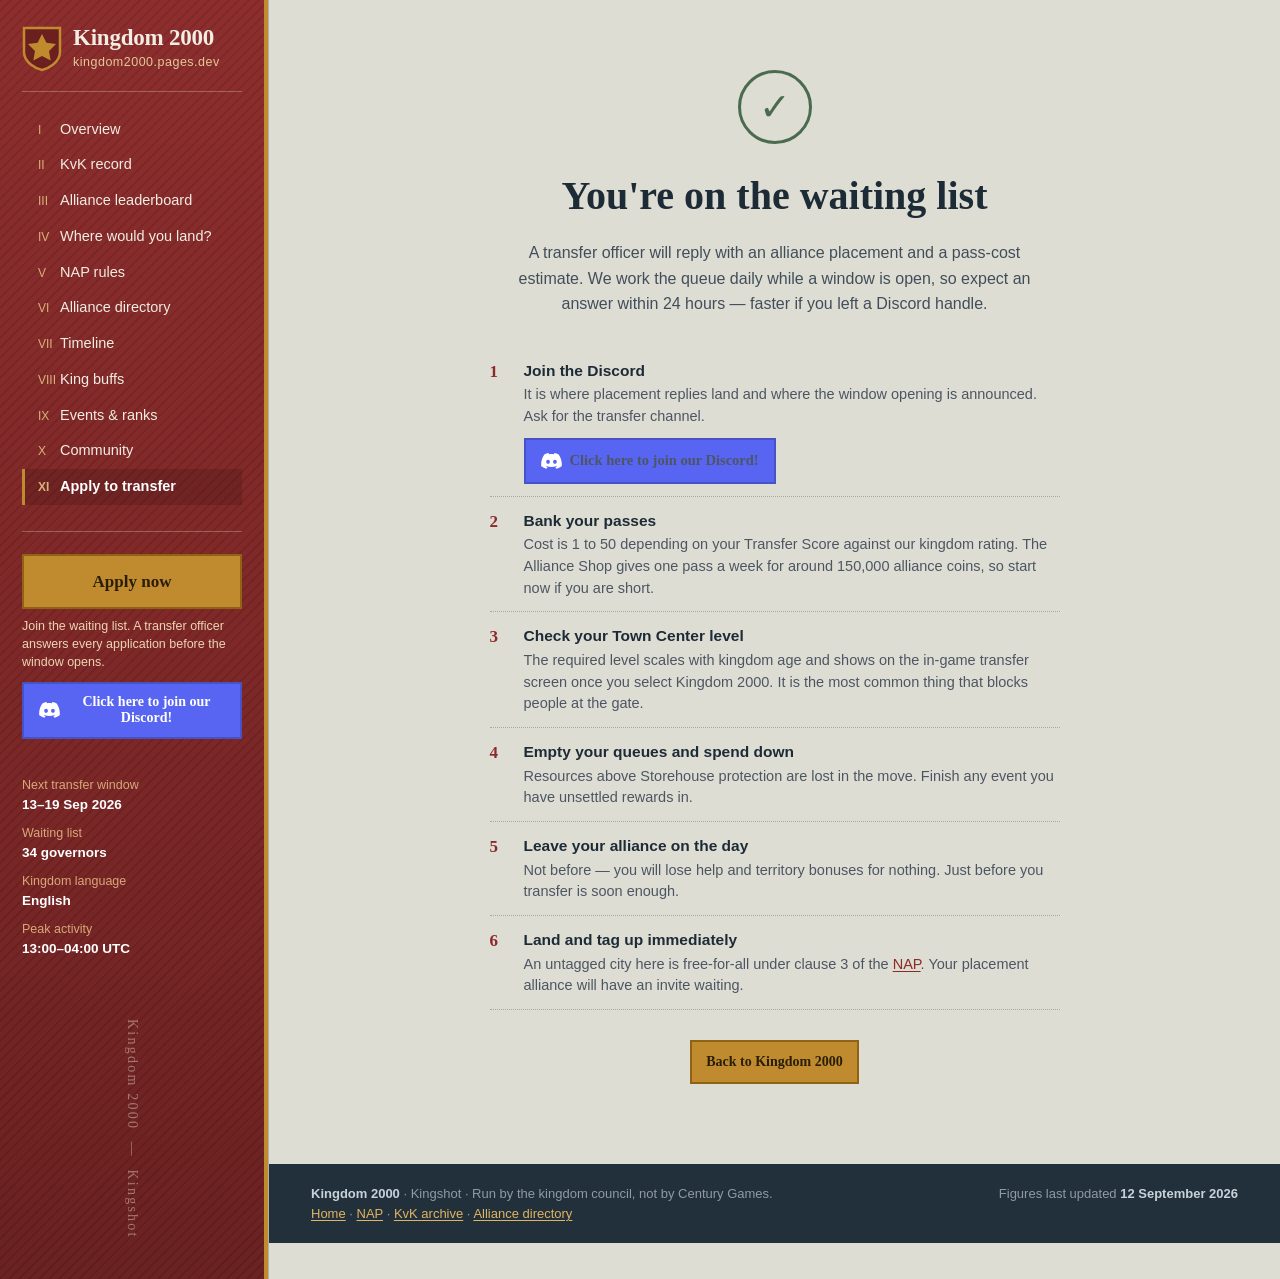
<file: applied.html>
<!DOCTYPE html>
<html lang="en">
<head>
<meta charset="utf-8">
<meta name="viewport" content="width=device-width,initial-scale=1">
<title>Application received — Kingdom 2000</title>
<meta name="description" content="Your Kingdom 2000 transfer application has been received. What happens next.">
<link rel="stylesheet" href="styles.css">
</head>
<body>
<div class="shell">
  <aside class="rail">
    <div class="sigil">
      <svg width="40" height="46" viewBox="0 0 40 46" aria-hidden="true">
        <path d="M2 2h36v24c0 11-13 17-18 18C15 43 2 37 2 26Z" fill="#6B1F1F" stroke="#C08A2E" stroke-width="2.5"/>
        <path d="M20 8l4.4 8.7 9.6 1.4-7 6.8 1.7 9.5L20 29.9l-8.7 4.5 1.7-9.5-7-6.8 9.6-1.4Z" fill="#C08A2E"/>
      </svg>
      <div>
        <b>Kingdom 2000</b>
        <span>kingdom2000.pages.dev</span>
      </div>
    </div>

    <nav class="railnav">
      <a href="index.html#overview"><i>I</i>Overview</a>
      <a href="index.html#kvk"><i>II</i>KvK record</a>
      <a href="index.html#leaderboard"><i>III</i>Alliance leaderboard</a>
      <a href="index.html#fit"><i>IV</i>Where would you land?</a>
      <a href="nap.html"><i>V</i>NAP rules</a>
      <a href="alliances.html"><i>VI</i>Alliance directory</a>
      <a href="index.html#timeline"><i>VII</i>Timeline</a>
      <a href="index.html#buffs"><i>VIII</i>King buffs</a>
      <a href="index.html#events"><i>IX</i>Events &amp; ranks</a>
      <a href="index.html#community"><i>X</i>Community</a>
      <a href="index.html#apply" class="on"><i>XI</i>Apply to transfer</a>
    </nav>

    <div class="railcta">
      <a class="btn" href="#apply">Apply now</a>
      <p>Join the waiting list. A transfer officer answers every application before the window opens.</p>
      <a class="dbtn full sm" href="index.html#vibecheck"><svg width="21" height="16" viewBox="0 0 71 55" aria-hidden="true"><path d="M60.1045 4.8978C55.5792 2.8214 50.7265 1.2916 45.6527 0.41542C45.5603 0.39851 45.468 0.440769 45.4204 0.525289C44.7963 1.6353 44.105 3.0834 43.6209 4.2216C38.1637 3.4046 32.7345 3.4046 27.3892 4.2216C26.905 3.0581 26.1886 1.6353 25.5617 0.525289C25.5141 0.443589 25.4218 0.40133 25.3294 0.41542C20.2584 1.2888 15.4057 2.8186 10.8776 4.8978C10.8384 4.9147 10.8048 4.9429 10.7825 4.9795C1.57795 18.7309 -0.943561 32.1443 0.293408 45.3914C0.299005 45.4562 0.335386 45.5182 0.385761 45.5576C6.45866 50.0174 12.3413 52.7249 18.1147 54.5195C18.2071 54.5477 18.305 54.5139 18.3638 54.4378C19.7295 52.5728 20.9469 50.6063 21.9907 48.5383C22.0523 48.4172 21.9935 48.2735 21.8676 48.2256C19.9366 47.4931 18.0979 46.6 16.3292 45.5858C16.1893 45.5041 16.1781 45.304 16.3068 45.2082C16.679 44.9293 17.0513 44.6391 17.4067 44.3461C17.471 44.2926 17.5606 44.2813 17.6362 44.3151C29.2558 49.6202 41.8354 49.6202 53.3179 44.3151C53.3935 44.2785 53.4831 44.2898 53.5502 44.3433C53.9057 44.6363 54.2779 44.9293 54.6529 45.2082C54.7816 45.304 54.7732 45.5041 54.6333 45.5858C52.8646 46.6197 51.0259 47.4931 49.0921 48.2228C48.9662 48.2707 48.9102 48.4172 48.9718 48.5383C50.038 50.6034 51.2554 52.5699 52.5959 54.435C52.6519 54.5139 52.7526 54.5477 52.845 54.5195C58.6464 52.7249 64.529 50.0174 70.6019 45.5576C70.6551 45.5182 70.6887 45.459 70.6943 45.3942C72.1747 30.0791 68.2147 16.7757 60.1968 4.9823C60.1772 4.9429 60.1437 4.9147 60.1045 4.8978ZM23.7259 37.3253C20.2276 37.3253 17.3451 34.1136 17.3451 30.1693C17.3451 26.225 20.1717 23.0133 23.7259 23.0133C27.308 23.0133 30.1626 26.2532 30.1066 30.1693C30.1066 34.1136 27.28 37.3253 23.7259 37.3253ZM47.3178 37.3253C43.8196 37.3253 40.9371 34.1136 40.9371 30.1693C40.9371 26.225 43.7636 23.0133 47.3178 23.0133C50.9 23.0133 53.7545 26.2532 53.6986 30.1693C53.6986 34.1136 50.9 37.3253 47.3178 37.3253Z"/></svg><span>Click here to join our Discord!</span></a>
    </div>

    <dl class="railmeta">
      <dt>Next transfer window</dt>
      <dd>13–19 Sep 2026</dd>
      <dt>Waiting list</dt>
      <dd>34 governors</dd>
      <dt>Kingdom language</dt>
      <dd>English</dd>
      <dt>Peak activity</dt>
      <dd>13:00–04:00 UTC</dd>
    </dl>

    <div class="railfoot"><span>Kingdom 2000 &nbsp;— &nbsp;Kingshot</span></div>
  </aside>
  <main>
    <div class="done">
      <div class="tick">&#10003;</div>
      <h1>You're on the waiting list</h1>
      <p>A transfer officer will reply with an alliance placement and a pass-cost estimate. We work the queue
        daily while a window is open, so expect an answer within 24 hours — faster if you left a Discord handle.</p>
      <ol class="steps">
        <li><b>Join the Discord</b><span>It is where placement replies land and where the window opening is announced. Ask for the transfer channel.</span>
        <span style="margin-top:10px"><a class="dbtn sm" href="index.html#vibecheck"><svg width="21" height="16" viewBox="0 0 71 55" aria-hidden="true"><path d="M60.1045 4.8978C55.5792 2.8214 50.7265 1.2916 45.6527 0.41542C45.5603 0.39851 45.468 0.440769 45.4204 0.525289C44.7963 1.6353 44.105 3.0834 43.6209 4.2216C38.1637 3.4046 32.7345 3.4046 27.3892 4.2216C26.905 3.0581 26.1886 1.6353 25.5617 0.525289C25.5141 0.443589 25.4218 0.40133 25.3294 0.41542C20.2584 1.2888 15.4057 2.8186 10.8776 4.8978C10.8384 4.9147 10.8048 4.9429 10.7825 4.9795C1.57795 18.7309 -0.943561 32.1443 0.293408 45.3914C0.299005 45.4562 0.335386 45.5182 0.385761 45.5576C6.45866 50.0174 12.3413 52.7249 18.1147 54.5195C18.2071 54.5477 18.305 54.5139 18.3638 54.4378C19.7295 52.5728 20.9469 50.6063 21.9907 48.5383C22.0523 48.4172 21.9935 48.2735 21.8676 48.2256C19.9366 47.4931 18.0979 46.6 16.3292 45.5858C16.1893 45.5041 16.1781 45.304 16.3068 45.2082C16.679 44.9293 17.0513 44.6391 17.4067 44.3461C17.471 44.2926 17.5606 44.2813 17.6362 44.3151C29.2558 49.6202 41.8354 49.6202 53.3179 44.3151C53.3935 44.2785 53.4831 44.2898 53.5502 44.3433C53.9057 44.6363 54.2779 44.9293 54.6529 45.2082C54.7816 45.304 54.7732 45.5041 54.6333 45.5858C52.8646 46.6197 51.0259 47.4931 49.0921 48.2228C48.9662 48.2707 48.9102 48.4172 48.9718 48.5383C50.038 50.6034 51.2554 52.5699 52.5959 54.435C52.6519 54.5139 52.7526 54.5477 52.845 54.5195C58.6464 52.7249 64.529 50.0174 70.6019 45.5576C70.6551 45.5182 70.6887 45.459 70.6943 45.3942C72.1747 30.0791 68.2147 16.7757 60.1968 4.9823C60.1772 4.9429 60.1437 4.9147 60.1045 4.8978ZM23.7259 37.3253C20.2276 37.3253 17.3451 34.1136 17.3451 30.1693C17.3451 26.225 20.1717 23.0133 23.7259 23.0133C27.308 23.0133 30.1626 26.2532 30.1066 30.1693C30.1066 34.1136 27.28 37.3253 23.7259 37.3253ZM47.3178 37.3253C43.8196 37.3253 40.9371 34.1136 40.9371 30.1693C40.9371 26.225 43.7636 23.0133 47.3178 23.0133C50.9 23.0133 53.7545 26.2532 53.6986 30.1693C53.6986 34.1136 50.9 37.3253 47.3178 37.3253Z"/></svg><span>Click here to join our Discord!</span></a></span></li>
        <li><b>Bank your passes</b><span>Cost is 1 to 50 depending on your Transfer Score against our kingdom rating. The Alliance Shop gives one pass a week for around 150,000 alliance coins, so start now if you are short.</span></li>
        <li><b>Check your Town Center level</b><span>The required level scales with kingdom age and shows on the in-game transfer screen once you select Kingdom 2000. It is the most common thing that blocks people at the gate.</span></li>
        <li><b>Empty your queues and spend down</b><span>Resources above Storehouse protection are lost in the move. Finish any event you have unsettled rewards in.</span></li>
        <li><b>Leave your alliance on the day</b><span>Not before — you will lose help and territory bonuses for nothing. Just before you transfer is soon enough.</span></li>
        <li><b>Land and tag up immediately</b><span>An untagged city here is free-for-all under clause 3 of the <a href="nap.html">NAP</a>. Your placement alliance will have an invite waiting.</span></li>
      </ol>
      <p style="margin-top:30px"><a class="btn sm" href="index.html">Back to Kingdom 2000</a></p>
    </div>
    <footer>
      <div><b>Kingdom 2000</b> · Kingshot · Run by the kingdom council, not by Century Games.<br>
        <a href="index.html">Home</a> · <a href="nap.html">NAP</a> · <a href="kvk.html">KvK archive</a> · <a href="alliances.html">Alliance directory</a></div>
      <div>Figures last updated <b>12 September 2026</b></div>
    </footer>
  </main>
</div>
</body>
</html>
</file>
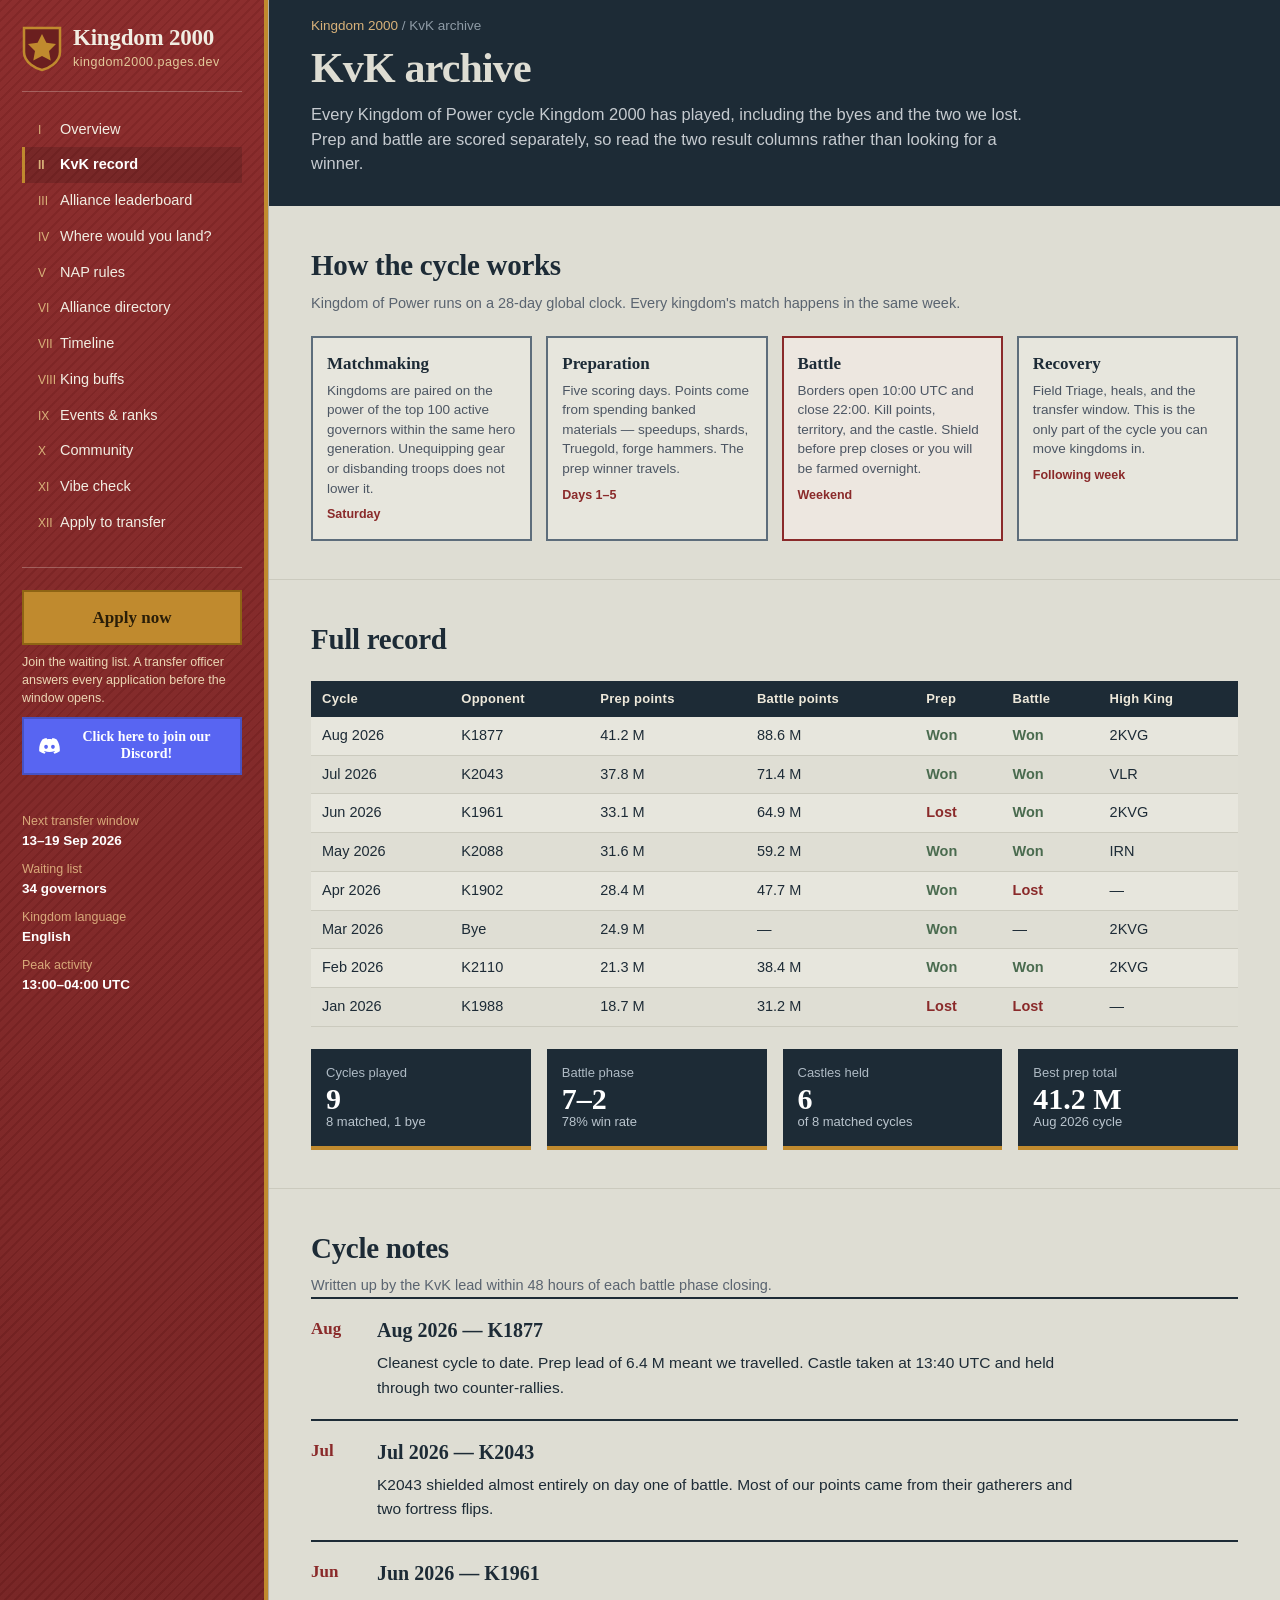
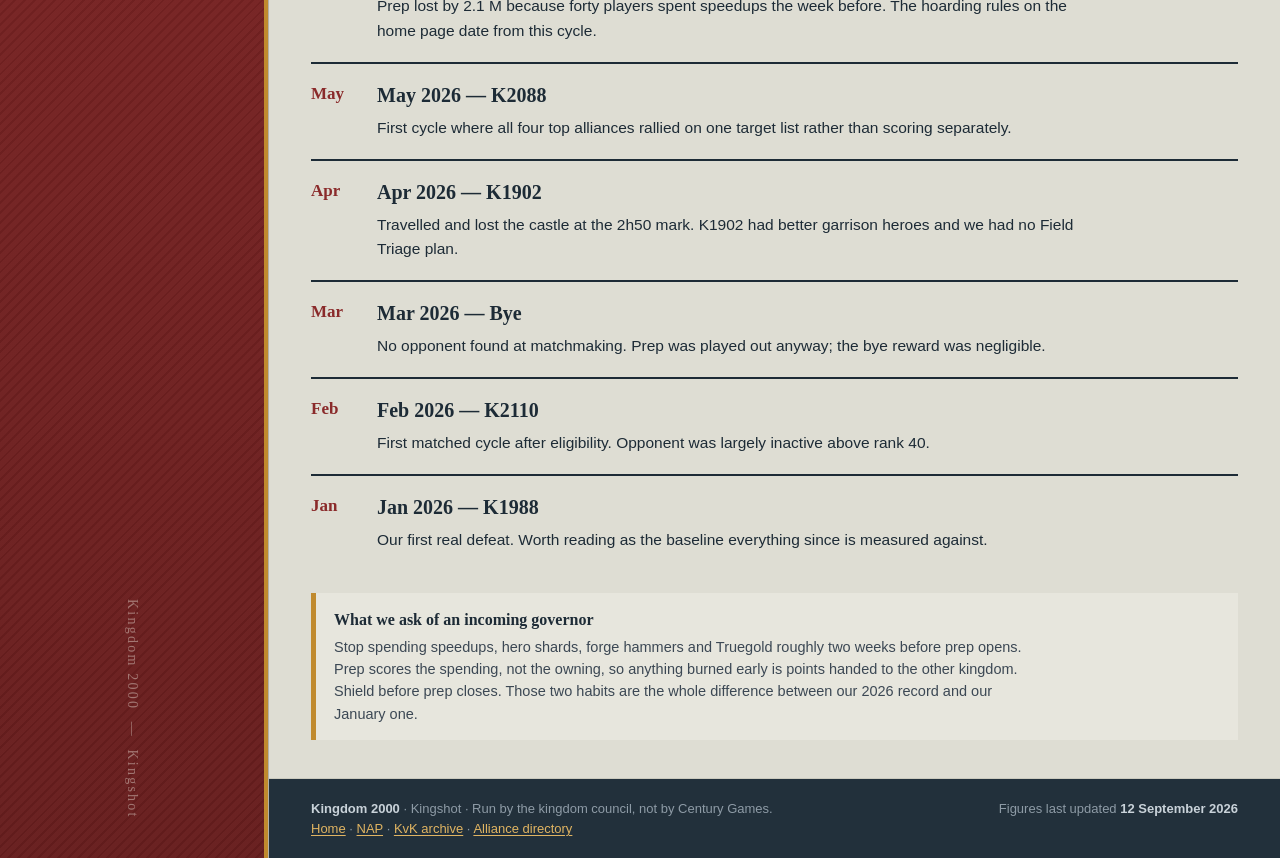
<file: kvk.html>
<!DOCTYPE html>
<html lang="en">
<head>
<meta charset="utf-8">
<meta name="viewport" content="width=device-width,initial-scale=1">
<title>KvK archive — Kingdom 2000</title>
<meta name="description" content="Every Kingdom of Power cycle played by Kingdom 2000 in Kingshot, with prep and battle results and cycle notes.">
<link rel="stylesheet" href="styles.css">
</head>
<body>
<div class="shell">
  <aside class="rail">
    <div class="sigil">
      <svg width="40" height="46" viewBox="0 0 40 46" aria-hidden="true">
        <path d="M2 2h36v24c0 11-13 17-18 18C15 43 2 37 2 26Z" fill="#6B1F1F" stroke="#C08A2E" stroke-width="2.5"/>
        <path d="M20 8l4.4 8.7 9.6 1.4-7 6.8 1.7 9.5L20 29.9l-8.7 4.5 1.7-9.5-7-6.8 9.6-1.4Z" fill="#C08A2E"/>
      </svg>
      <div>
        <b>Kingdom 2000</b>
        <span>kingdom2000.pages.dev</span>
      </div>
    </div>

    <nav class="railnav">
      <a href="index.html#overview"><i>I</i>Overview</a>
      <a href="index.html#kvk" class="on"><i>II</i>KvK record</a>
      <a href="index.html#leaderboard"><i>III</i>Alliance leaderboard</a>
      <a href="index.html#fit"><i>IV</i>Where would you land?</a>
      <a href="nap.html"><i>V</i>NAP rules</a>
      <a href="alliances.html"><i>VI</i>Alliance directory</a>
      <a href="index.html#timeline"><i>VII</i>Timeline</a>
      <a href="index.html#buffs"><i>VIII</i>King buffs</a>
      <a href="index.html#events"><i>IX</i>Events &amp; ranks</a>
      <a href="index.html#community"><i>X</i>Community</a>
      <a href="index.html#vibecheck"><i>XI</i>Vibe check</a>
      <a href="index.html#apply"><i>XII</i>Apply to transfer</a>
    </nav>

    <div class="railcta">
      <a class="btn" href="#apply">Apply now</a>
      <p>Join the waiting list. A transfer officer answers every application before the window opens.</p>
      <a class="dbtn full sm" href="index.html#vibecheck"><svg width="21" height="16" viewBox="0 0 71 55" aria-hidden="true"><path d="M60.1045 4.8978C55.5792 2.8214 50.7265 1.2916 45.6527 0.41542C45.5603 0.39851 45.468 0.440769 45.4204 0.525289C44.7963 1.6353 44.105 3.0834 43.6209 4.2216C38.1637 3.4046 32.7345 3.4046 27.3892 4.2216C26.905 3.0581 26.1886 1.6353 25.5617 0.525289C25.5141 0.443589 25.4218 0.40133 25.3294 0.41542C20.2584 1.2888 15.4057 2.8186 10.8776 4.8978C10.8384 4.9147 10.8048 4.9429 10.7825 4.9795C1.57795 18.7309 -0.943561 32.1443 0.293408 45.3914C0.299005 45.4562 0.335386 45.5182 0.385761 45.5576C6.45866 50.0174 12.3413 52.7249 18.1147 54.5195C18.2071 54.5477 18.305 54.5139 18.3638 54.4378C19.7295 52.5728 20.9469 50.6063 21.9907 48.5383C22.0523 48.4172 21.9935 48.2735 21.8676 48.2256C19.9366 47.4931 18.0979 46.6 16.3292 45.5858C16.1893 45.5041 16.1781 45.304 16.3068 45.2082C16.679 44.9293 17.0513 44.6391 17.4067 44.3461C17.471 44.2926 17.5606 44.2813 17.6362 44.3151C29.2558 49.6202 41.8354 49.6202 53.3179 44.3151C53.3935 44.2785 53.4831 44.2898 53.5502 44.3433C53.9057 44.6363 54.2779 44.9293 54.6529 45.2082C54.7816 45.304 54.7732 45.5041 54.6333 45.5858C52.8646 46.6197 51.0259 47.4931 49.0921 48.2228C48.9662 48.2707 48.9102 48.4172 48.9718 48.5383C50.038 50.6034 51.2554 52.5699 52.5959 54.435C52.6519 54.5139 52.7526 54.5477 52.845 54.5195C58.6464 52.7249 64.529 50.0174 70.6019 45.5576C70.6551 45.5182 70.6887 45.459 70.6943 45.3942C72.1747 30.0791 68.2147 16.7757 60.1968 4.9823C60.1772 4.9429 60.1437 4.9147 60.1045 4.8978ZM23.7259 37.3253C20.2276 37.3253 17.3451 34.1136 17.3451 30.1693C17.3451 26.225 20.1717 23.0133 23.7259 23.0133C27.308 23.0133 30.1626 26.2532 30.1066 30.1693C30.1066 34.1136 27.28 37.3253 23.7259 37.3253ZM47.3178 37.3253C43.8196 37.3253 40.9371 34.1136 40.9371 30.1693C40.9371 26.225 43.7636 23.0133 47.3178 23.0133C50.9 23.0133 53.7545 26.2532 53.6986 30.1693C53.6986 34.1136 50.9 37.3253 47.3178 37.3253Z"/></svg><span>Click here to join our Discord!</span></a>
    </div>

    <dl class="railmeta">
      <dt>Next transfer window</dt>
      <dd>13–19 Sep 2026</dd>
      <dt>Waiting list</dt>
      <dd>34 governors</dd>
      <dt>Kingdom language</dt>
      <dd>English</dd>
      <dt>Peak activity</dt>
      <dd>13:00–04:00 UTC</dd>
    </dl>

    <div class="railfoot"><span>Kingdom 2000 &nbsp;— &nbsp;Kingshot</span></div>
  </aside>
  <main>
<div class="crumb"><a href="index.html">Kingdom 2000</a> / KvK archive</div>
    <div class="pagehead">
      <h1>KvK archive</h1>
      <p>Every Kingdom of Power cycle Kingdom 2000 has played, including the byes and the two we lost.
        Prep and battle are scored separately, so read the two result columns rather than looking for a winner.</p>
    </div>
    <section>
      <h2>How the cycle works</h2>
      <p class="sub">Kingdom of Power runs on a 28-day global clock. Every kingdom's match happens in the same week.</p>
      <div class="cycle">
        <div><h4>Matchmaking</h4><p>Kingdoms are paired on the power of the top 100 active governors within the same hero generation. Unequipping gear or disbanding troops does not lower it.</p><em>Saturday</em></div>
        <div><h4>Preparation</h4><p>Five scoring days. Points come from spending banked materials — speedups, shards, Truegold, forge hammers. The prep winner travels.</p><em>Days 1–5</em></div>
        <div class="on"><h4>Battle</h4><p>Borders open 10:00 UTC and close 22:00. Kill points, territory, and the castle. Shield before prep closes or you will be farmed overnight.</p><em>Weekend</em></div>
        <div><h4>Recovery</h4><p>Field Triage, heals, and the transfer window. This is the only part of the cycle you can move kingdoms in.</p><em>Following week</em></div>
      </div>
    </section>
    <section>
      <h2>Full record</h2>
      <table>
        <thead><tr><th>Cycle</th><th>Opponent</th><th>Prep points</th><th>Battle points</th><th>Prep</th><th>Battle</th><th>High King</th></tr></thead>
        <tbody><tr><td class="n">Aug 2026</td><td>K1877</td><td class="n">41.2 M</td><td class="n">88.6 M</td>
  <td class="w">Won</td>
  <td class="w">Won</td><td>2KVG</td></tr><tr><td class="n">Jul 2026</td><td>K2043</td><td class="n">37.8 M</td><td class="n">71.4 M</td>
  <td class="w">Won</td>
  <td class="w">Won</td><td>VLR</td></tr><tr><td class="n">Jun 2026</td><td>K1961</td><td class="n">33.1 M</td><td class="n">64.9 M</td>
  <td class="l">Lost</td>
  <td class="w">Won</td><td>2KVG</td></tr><tr><td class="n">May 2026</td><td>K2088</td><td class="n">31.6 M</td><td class="n">59.2 M</td>
  <td class="w">Won</td>
  <td class="w">Won</td><td>IRN</td></tr><tr><td class="n">Apr 2026</td><td>K1902</td><td class="n">28.4 M</td><td class="n">47.7 M</td>
  <td class="w">Won</td>
  <td class="l">Lost</td><td>—</td></tr><tr><td class="n">Mar 2026</td><td>Bye</td><td class="n">24.9 M</td><td class="n">—</td>
  <td class="w">Won</td>
  <td class="">—</td><td>2KVG</td></tr><tr><td class="n">Feb 2026</td><td>K2110</td><td class="n">21.3 M</td><td class="n">38.4 M</td>
  <td class="w">Won</td>
  <td class="w">Won</td><td>2KVG</td></tr><tr><td class="n">Jan 2026</td><td>K1988</td><td class="n">18.7 M</td><td class="n">31.2 M</td>
  <td class="l">Lost</td>
  <td class="l">Lost</td><td>—</td></tr></tbody>
      </table>
      <div class="rank">
        <div><dt>Cycles played</dt><dd>9<small>8 matched, 1 bye</small></dd></div>
        <div><dt>Battle phase</dt><dd>7–2<small>78% win rate</small></dd></div>
        <div><dt>Castles held</dt><dd>6<small>of 8 matched cycles</small></dd></div>
        <div><dt>Best prep total</dt><dd>41.2 M<small>Aug 2026 cycle</small></dd></div>
      </div>
    </section>
    <section>
      <h2>Cycle notes</h2>
      <p class="sub">Written up by the KvK lead within 48 hours of each battle phase closing.</p>
      <div class="clause"><div class="no" style="font-size:17px;padding-top:6px">Aug</div><div>
        <h3>Aug 2026 — K1877</h3><p>Cleanest cycle to date. Prep lead of 6.4 M meant we travelled. Castle taken at 13:40 UTC and held through two counter-rallies.</p></div></div>
      <div class="clause"><div class="no" style="font-size:17px;padding-top:6px">Jul</div><div>
        <h3>Jul 2026 — K2043</h3><p>K2043 shielded almost entirely on day one of battle. Most of our points came from their gatherers and two fortress flips.</p></div></div>
      <div class="clause"><div class="no" style="font-size:17px;padding-top:6px">Jun</div><div>
        <h3>Jun 2026 — K1961</h3><p>Prep lost by 2.1 M because forty players spent speedups the week before. The hoarding rules on the home page date from this cycle.</p></div></div>
      <div class="clause"><div class="no" style="font-size:17px;padding-top:6px">May</div><div>
        <h3>May 2026 — K2088</h3><p>First cycle where all four top alliances rallied on one target list rather than scoring separately.</p></div></div>
      <div class="clause"><div class="no" style="font-size:17px;padding-top:6px">Apr</div><div>
        <h3>Apr 2026 — K1902</h3><p>Travelled and lost the castle at the 2h50 mark. K1902 had better garrison heroes and we had no Field Triage plan.</p></div></div>
      <div class="clause"><div class="no" style="font-size:17px;padding-top:6px">Mar</div><div>
        <h3>Mar 2026 — Bye</h3><p>No opponent found at matchmaking. Prep was played out anyway; the bye reward was negligible.</p></div></div>
      <div class="clause"><div class="no" style="font-size:17px;padding-top:6px">Feb</div><div>
        <h3>Feb 2026 — K2110</h3><p>First matched cycle after eligibility. Opponent was largely inactive above rank 40.</p></div></div>
      <div class="clause"><div class="no" style="font-size:17px;padding-top:6px">Jan</div><div>
        <h3>Jan 2026 — K1988</h3><p>Our first real defeat. Worth reading as the baseline everything since is measured against.</p></div></div>
      <div class="note"><b>What we ask of an incoming governor</b>
        <p>Stop spending speedups, hero shards, forge hammers and Truegold roughly two weeks before prep opens.
          Prep scores the spending, not the owning, so anything burned early is points handed to the other kingdom.
          Shield before prep closes. Those two habits are the whole difference between our 2026 record and our January one.</p></div>
    </section>
    <footer>
      <div><b>Kingdom 2000</b> · Kingshot · Run by the kingdom council, not by Century Games.<br>
        <a href="index.html">Home</a> · <a href="nap.html">NAP</a> · <a href="kvk.html">KvK archive</a> · <a href="alliances.html">Alliance directory</a></div>
      <div>Figures last updated <b>12 September 2026</b></div>
    </footer>
  </main>
</div>
</body>
</html>
</file>
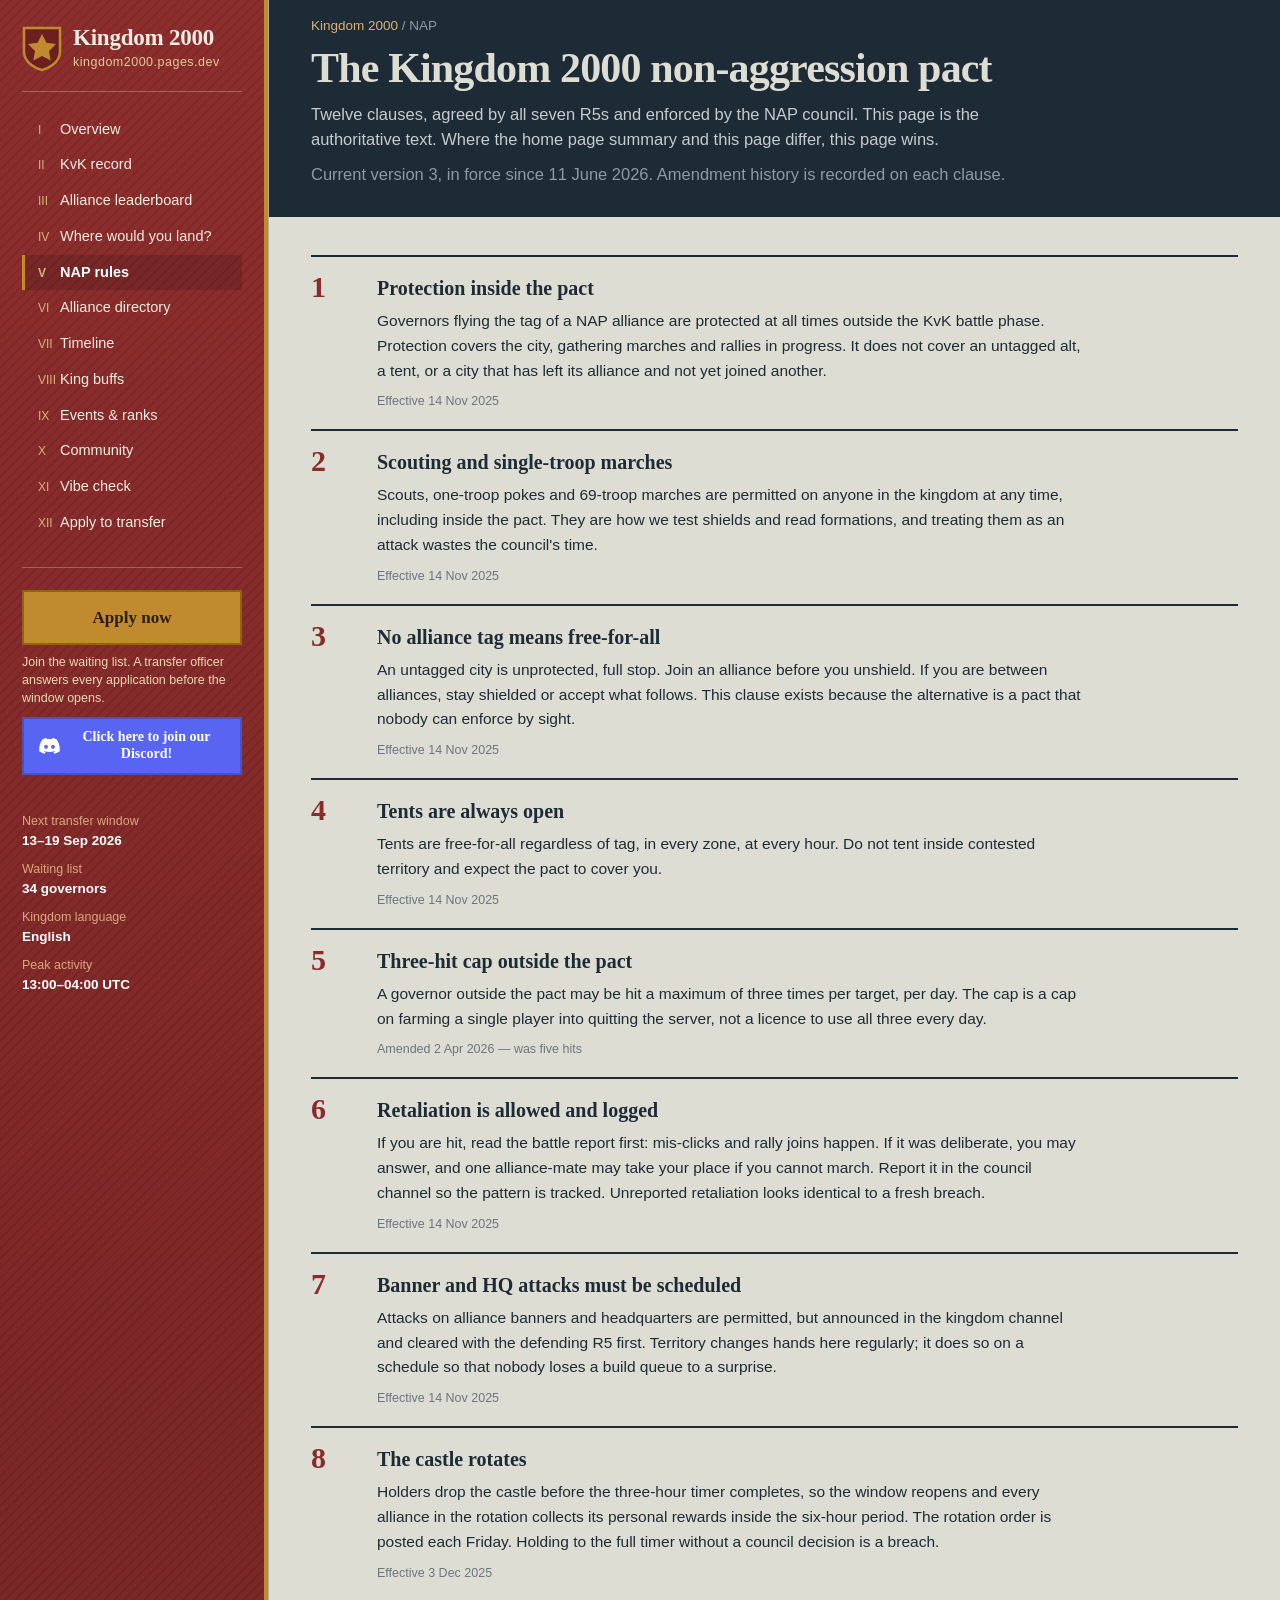
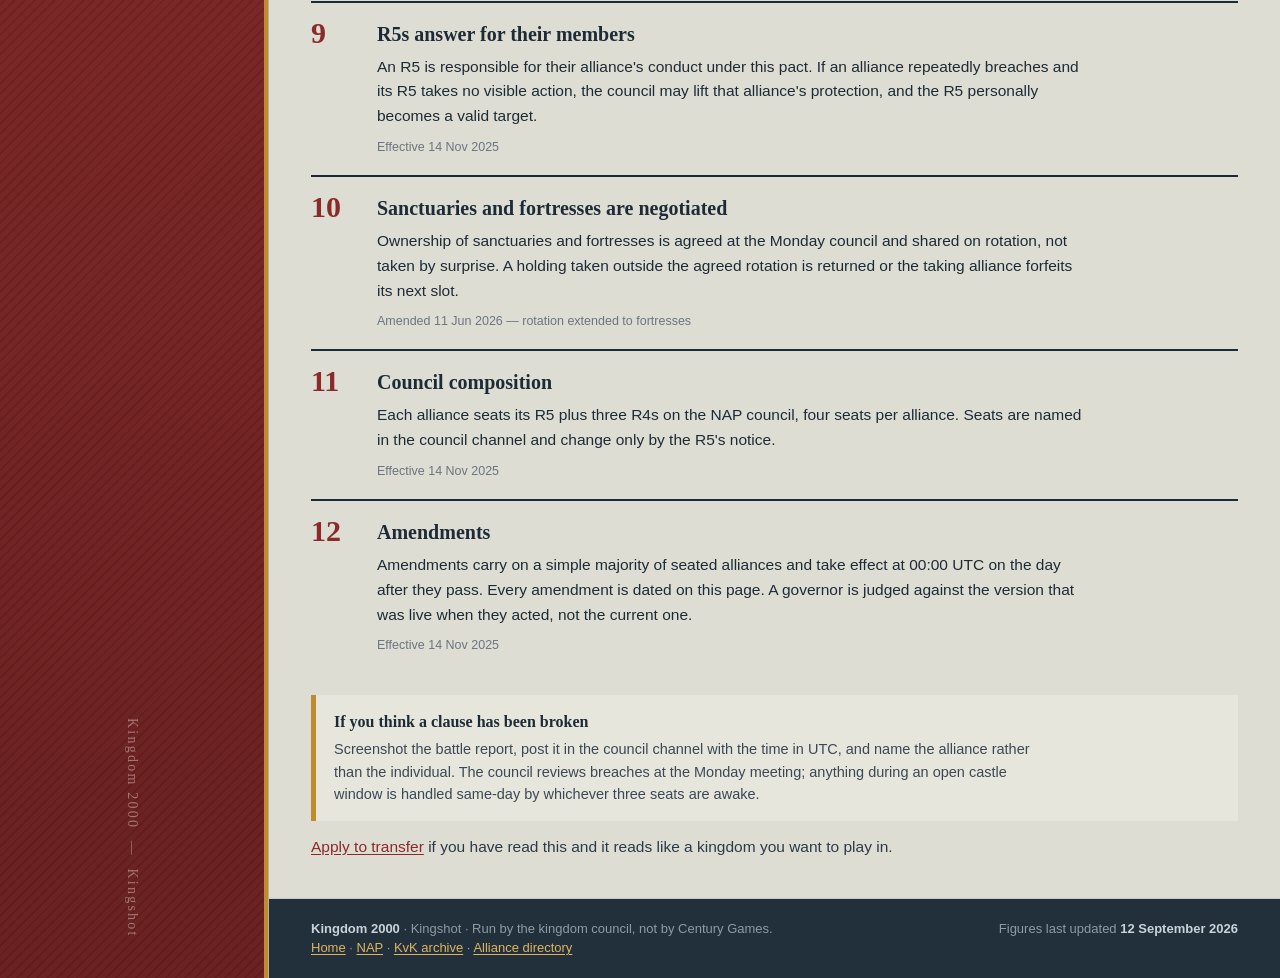
<file: nap.html>
<!DOCTYPE html>
<html lang="en">
<head>
<meta charset="utf-8">
<meta name="viewport" content="width=device-width,initial-scale=1">
<title>NAP rules — Kingdom 2000</title>
<meta name="description" content="The full twelve-clause non-aggression pact for Kingdom 2000 in Kingshot, with amendment dates.">
<link rel="stylesheet" href="styles.css">
</head>
<body>
<div class="shell">
  <aside class="rail">
    <div class="sigil">
      <svg width="40" height="46" viewBox="0 0 40 46" aria-hidden="true">
        <path d="M2 2h36v24c0 11-13 17-18 18C15 43 2 37 2 26Z" fill="#6B1F1F" stroke="#C08A2E" stroke-width="2.5"/>
        <path d="M20 8l4.4 8.7 9.6 1.4-7 6.8 1.7 9.5L20 29.9l-8.7 4.5 1.7-9.5-7-6.8 9.6-1.4Z" fill="#C08A2E"/>
      </svg>
      <div>
        <b>Kingdom 2000</b>
        <span>kingdom2000.pages.dev</span>
      </div>
    </div>

    <nav class="railnav">
      <a href="index.html#overview"><i>I</i>Overview</a>
      <a href="index.html#kvk"><i>II</i>KvK record</a>
      <a href="index.html#leaderboard"><i>III</i>Alliance leaderboard</a>
      <a href="index.html#fit"><i>IV</i>Where would you land?</a>
      <a href="nap.html" class="on"><i>V</i>NAP rules</a>
      <a href="alliances.html"><i>VI</i>Alliance directory</a>
      <a href="index.html#timeline"><i>VII</i>Timeline</a>
      <a href="index.html#buffs"><i>VIII</i>King buffs</a>
      <a href="index.html#events"><i>IX</i>Events &amp; ranks</a>
      <a href="index.html#community"><i>X</i>Community</a>
      <a href="index.html#vibecheck"><i>XI</i>Vibe check</a>
      <a href="index.html#apply"><i>XII</i>Apply to transfer</a>
    </nav>

    <div class="railcta">
      <a class="btn" href="#apply">Apply now</a>
      <p>Join the waiting list. A transfer officer answers every application before the window opens.</p>
      <a class="dbtn full sm" href="index.html#vibecheck"><svg width="21" height="16" viewBox="0 0 71 55" aria-hidden="true"><path d="M60.1045 4.8978C55.5792 2.8214 50.7265 1.2916 45.6527 0.41542C45.5603 0.39851 45.468 0.440769 45.4204 0.525289C44.7963 1.6353 44.105 3.0834 43.6209 4.2216C38.1637 3.4046 32.7345 3.4046 27.3892 4.2216C26.905 3.0581 26.1886 1.6353 25.5617 0.525289C25.5141 0.443589 25.4218 0.40133 25.3294 0.41542C20.2584 1.2888 15.4057 2.8186 10.8776 4.8978C10.8384 4.9147 10.8048 4.9429 10.7825 4.9795C1.57795 18.7309 -0.943561 32.1443 0.293408 45.3914C0.299005 45.4562 0.335386 45.5182 0.385761 45.5576C6.45866 50.0174 12.3413 52.7249 18.1147 54.5195C18.2071 54.5477 18.305 54.5139 18.3638 54.4378C19.7295 52.5728 20.9469 50.6063 21.9907 48.5383C22.0523 48.4172 21.9935 48.2735 21.8676 48.2256C19.9366 47.4931 18.0979 46.6 16.3292 45.5858C16.1893 45.5041 16.1781 45.304 16.3068 45.2082C16.679 44.9293 17.0513 44.6391 17.4067 44.3461C17.471 44.2926 17.5606 44.2813 17.6362 44.3151C29.2558 49.6202 41.8354 49.6202 53.3179 44.3151C53.3935 44.2785 53.4831 44.2898 53.5502 44.3433C53.9057 44.6363 54.2779 44.9293 54.6529 45.2082C54.7816 45.304 54.7732 45.5041 54.6333 45.5858C52.8646 46.6197 51.0259 47.4931 49.0921 48.2228C48.9662 48.2707 48.9102 48.4172 48.9718 48.5383C50.038 50.6034 51.2554 52.5699 52.5959 54.435C52.6519 54.5139 52.7526 54.5477 52.845 54.5195C58.6464 52.7249 64.529 50.0174 70.6019 45.5576C70.6551 45.5182 70.6887 45.459 70.6943 45.3942C72.1747 30.0791 68.2147 16.7757 60.1968 4.9823C60.1772 4.9429 60.1437 4.9147 60.1045 4.8978ZM23.7259 37.3253C20.2276 37.3253 17.3451 34.1136 17.3451 30.1693C17.3451 26.225 20.1717 23.0133 23.7259 23.0133C27.308 23.0133 30.1626 26.2532 30.1066 30.1693C30.1066 34.1136 27.28 37.3253 23.7259 37.3253ZM47.3178 37.3253C43.8196 37.3253 40.9371 34.1136 40.9371 30.1693C40.9371 26.225 43.7636 23.0133 47.3178 23.0133C50.9 23.0133 53.7545 26.2532 53.6986 30.1693C53.6986 34.1136 50.9 37.3253 47.3178 37.3253Z"/></svg><span>Click here to join our Discord!</span></a>
    </div>

    <dl class="railmeta">
      <dt>Next transfer window</dt>
      <dd>13–19 Sep 2026</dd>
      <dt>Waiting list</dt>
      <dd>34 governors</dd>
      <dt>Kingdom language</dt>
      <dd>English</dd>
      <dt>Peak activity</dt>
      <dd>13:00–04:00 UTC</dd>
    </dl>

    <div class="railfoot"><span>Kingdom 2000 &nbsp;— &nbsp;Kingshot</span></div>
  </aside>
  <main>
<div class="crumb"><a href="index.html">Kingdom 2000</a> / NAP</div>
    <div class="pagehead">
      <h1>The Kingdom 2000 non-aggression pact</h1>
      <p>Twelve clauses, agreed by all seven R5s and enforced by the NAP council. This page is the authoritative
        text. Where the home page summary and this page differ, this page wins.</p>
      <p class="amend" style="color:#8E9BA6">Current version 3, in force since 11 June 2026. Amendment history is
        recorded on each clause.</p>
    </div>
    <section>
      <div class="clause"><div class="no">1</div><div>
        <h3>Protection inside the pact</h3><p>Governors flying the tag of a NAP alliance are protected at all times outside the KvK battle phase. Protection covers the city, gathering marches and rallies in progress. It does not cover an untagged alt, a tent, or a city that has left its alliance and not yet joined another.</p><p class="eff">Effective 14 Nov 2025</p></div></div>
      <div class="clause"><div class="no">2</div><div>
        <h3>Scouting and single-troop marches</h3><p>Scouts, one-troop pokes and 69-troop marches are permitted on anyone in the kingdom at any time, including inside the pact. They are how we test shields and read formations, and treating them as an attack wastes the council's time.</p><p class="eff">Effective 14 Nov 2025</p></div></div>
      <div class="clause"><div class="no">3</div><div>
        <h3>No alliance tag means free-for-all</h3><p>An untagged city is unprotected, full stop. Join an alliance before you unshield. If you are between alliances, stay shielded or accept what follows. This clause exists because the alternative is a pact that nobody can enforce by sight.</p><p class="eff">Effective 14 Nov 2025</p></div></div>
      <div class="clause"><div class="no">4</div><div>
        <h3>Tents are always open</h3><p>Tents are free-for-all regardless of tag, in every zone, at every hour. Do not tent inside contested territory and expect the pact to cover you.</p><p class="eff">Effective 14 Nov 2025</p></div></div>
      <div class="clause"><div class="no">5</div><div>
        <h3>Three-hit cap outside the pact</h3><p>A governor outside the pact may be hit a maximum of three times per target, per day. The cap is a cap on farming a single player into quitting the server, not a licence to use all three every day.</p><p class="eff">Amended 2 Apr 2026 — was five hits</p></div></div>
      <div class="clause"><div class="no">6</div><div>
        <h3>Retaliation is allowed and logged</h3><p>If you are hit, read the battle report first: mis-clicks and rally joins happen. If it was deliberate, you may answer, and one alliance-mate may take your place if you cannot march. Report it in the council channel so the pattern is tracked. Unreported retaliation looks identical to a fresh breach.</p><p class="eff">Effective 14 Nov 2025</p></div></div>
      <div class="clause"><div class="no">7</div><div>
        <h3>Banner and HQ attacks must be scheduled</h3><p>Attacks on alliance banners and headquarters are permitted, but announced in the kingdom channel and cleared with the defending R5 first. Territory changes hands here regularly; it does so on a schedule so that nobody loses a build queue to a surprise.</p><p class="eff">Effective 14 Nov 2025</p></div></div>
      <div class="clause"><div class="no">8</div><div>
        <h3>The castle rotates</h3><p>Holders drop the castle before the three-hour timer completes, so the window reopens and every alliance in the rotation collects its personal rewards inside the six-hour period. The rotation order is posted each Friday. Holding to the full timer without a council decision is a breach.</p><p class="eff">Effective 3 Dec 2025</p></div></div>
      <div class="clause"><div class="no">9</div><div>
        <h3>R5s answer for their members</h3><p>An R5 is responsible for their alliance's conduct under this pact. If an alliance repeatedly breaches and its R5 takes no visible action, the council may lift that alliance's protection, and the R5 personally becomes a valid target.</p><p class="eff">Effective 14 Nov 2025</p></div></div>
      <div class="clause"><div class="no">10</div><div>
        <h3>Sanctuaries and fortresses are negotiated</h3><p>Ownership of sanctuaries and fortresses is agreed at the Monday council and shared on rotation, not taken by surprise. A holding taken outside the agreed rotation is returned or the taking alliance forfeits its next slot.</p><p class="eff">Amended 11 Jun 2026 — rotation extended to fortresses</p></div></div>
      <div class="clause"><div class="no">11</div><div>
        <h3>Council composition</h3><p>Each alliance seats its R5 plus three R4s on the NAP council, four seats per alliance. Seats are named in the council channel and change only by the R5's notice.</p><p class="eff">Effective 14 Nov 2025</p></div></div>
      <div class="clause"><div class="no">12</div><div>
        <h3>Amendments</h3><p>Amendments carry on a simple majority of seated alliances and take effect at 00:00 UTC on the day after they pass. Every amendment is dated on this page. A governor is judged against the version that was live when they acted, not the current one.</p><p class="eff">Effective 14 Nov 2025</p></div></div>
      <div class="note"><b>If you think a clause has been broken</b>
        <p>Screenshot the battle report, post it in the council channel with the time in UTC, and name the
          alliance rather than the individual. The council reviews breaches at the Monday meeting; anything
          during an open castle window is handled same-day by whichever three seats are awake.</p></div>
      <p class="body"><a href="index.html#apply">Apply to transfer</a> if you have read this and it reads like a
        kingdom you want to play in.</p>
    </section>
    <footer>
      <div><b>Kingdom 2000</b> · Kingshot · Run by the kingdom council, not by Century Games.<br>
        <a href="index.html">Home</a> · <a href="nap.html">NAP</a> · <a href="kvk.html">KvK archive</a> · <a href="alliances.html">Alliance directory</a></div>
      <div>Figures last updated <b>12 September 2026</b></div>
    </footer>
  </main>
</div>
</body>
</html>
</file>
<file: styles.css>
:root{
    --ink:#1D2B36;
    --stone:#3B4A57;
    --stone-lt:#5D6D7B;
    --paper:#DEDDD3;
    --paper-dk:#CBCABE;
    --oxblood:#8A2A2A;
    --oxblood-dk:#6B1F1F;
    --brass:#C08A2E;
    --moss:#4A6B4F;
    --display:"TeX Gyre Bonum","Bookman Old Style",serif;
    --data:"TeX Gyre Heros Cn","Helvetica Neue Condensed",sans-serif;
  }
  *{box-sizing:border-box;margin:0;padding:0}
  body{
    background:
      linear-gradient(180deg,#33414D 0,#2A3742 100%);
    color:var(--ink);
    font-family:var(--data);
    font-size:15px;
    line-height:1.5;
  }
  .shell{max-width:1340px;margin:0 auto;display:grid;grid-template-columns:268px 1fr;min-height:100vh}

  /* ---------- LEFT RAIL ---------- */
  .rail{
    background:
      repeating-linear-gradient(135deg,rgba(0,0,0,.055) 0 2px,rgba(255,255,255,.02) 2px 7px),
      linear-gradient(180deg,#8A2A2A 0,#7A2424 55%,#671E1E 100%);
    border-right:4px solid var(--brass);padding:26px 22px 40px;color:#F1EDE2;
    display:flex;flex-direction:column;position:relative}
  .railfoot{margin-top:auto;padding-top:60px;display:flex;justify-content:center}
  .railfoot span{writing-mode:vertical-rl;font-family:var(--display);font-size:14px;
    color:rgba(241,237,226,.42);letter-spacing:.16em}
  .sigil{display:flex;align-items:center;gap:11px;padding-bottom:18px;border-bottom:1px solid rgba(241,237,226,.28)}
  .sigil svg{flex:0 0 auto}
  .sigil b{font-family:var(--display);font-size:23px;font-weight:700;line-height:1.05;letter-spacing:-.01em;display:block}
  .sigil span{font-size:12.5px;letter-spacing:.04em;color:#E2C99A}
  .railnav{margin-top:20px}
  .railnav a{display:block;color:#F1EDE2;text-decoration:none;font-size:14.5px;padding:7px 0 7px 13px;border-left:3px solid transparent}
  .railnav a.on{border-left-color:var(--brass);color:#fff;font-weight:700;background:rgba(0,0,0,.14)}
  .railnav a i{font-style:normal;color:#D9B27A;font-size:12px;width:22px;display:inline-block}
  .railcta{margin-top:26px;padding-top:22px;border-top:1px solid rgba(241,237,226,.28)}
  .btn{display:block;text-align:center;background:var(--brass);color:#2A1E08;font-family:var(--display);
       font-size:17px;font-weight:700;padding:13px 10px;border:2px solid #8E6414;text-decoration:none}
  .btn.sm{font-size:14px;padding:9px 14px;display:inline-block}
  .railcta p{font-size:12.5px;color:#EBD6B4;margin-top:9px;line-height:1.42}
  .railmeta{margin-top:28px;font-size:12.5px;color:#EFD9B6}
  .railmeta dt{color:#D8A97A;margin-top:9px}
  .railmeta dd{color:#fff;font-weight:700;font-size:13.5px}

  /* ---------- MAIN ---------- */
  main{background:var(--paper);border-left:1px solid rgba(0,0,0,.2)}
  .hero{background:var(--ink);color:var(--paper);padding:34px 42px 0;position:relative;overflow:hidden}
  .hero .num{position:absolute;right:-18px;top:-58px;font-family:var(--display);font-size:230px;font-weight:700;
    color:rgba(192,138,46,.11);line-height:1;letter-spacing:-.04em}
  .hero h1{font-family:var(--display);font-size:52px;line-height:1.02;font-weight:700;letter-spacing:-.02em;max-width:16em;position:relative}
  .hero p.lede{margin-top:14px;font-size:17px;max-width:40em;color:#C6CBD0;position:relative;line-height:1.52}
  .hero .row{display:flex;gap:12px;align-items:center;margin:22px 0 30px;position:relative}
  .ghost{display:inline-block;color:var(--paper);border:2px solid var(--stone-lt);padding:11px 16px;
    text-decoration:none;font-family:var(--display);font-size:15px}
  /* registry plate */
  .plate{display:grid;grid-template-columns:repeat(5,1fr);background:var(--stone);border-top:3px solid var(--brass)}
  .plate div{padding:14px 16px 16px;border-right:1px solid rgba(0,0,0,.25)}
  .plate div:last-child{border-right:0}
  .plate dt{font-size:12.5px;color:#B9C4CD;letter-spacing:.02em}
  .plate dd{font-family:var(--display);font-size:25px;font-weight:700;color:#fff;line-height:1.15;margin-top:2px}
  .plate dd small{font-family:var(--data);font-size:13px;font-weight:400;color:#CBD4DB;display:block;letter-spacing:.01em}

  section{padding:38px 42px;border-bottom:1px solid var(--paper-dk)}
  section h2{font-family:var(--display);font-size:29px;font-weight:700;color:var(--ink);letter-spacing:-.01em}
  section h2 + .sub{color:#5A6470;font-size:14.5px;margin-top:5px;max-width:56em}
  .grid2{display:grid;grid-template-columns:1.15fr 1fr;gap:26px;margin-top:22px}
  .grid3{display:grid;grid-template-columns:repeat(3,1fr);gap:18px;margin-top:22px}
  p.body{max-width:44em;margin-top:14px;font-size:15.5px;color:#2C3A46;line-height:1.6}

  .fact{border-top:2px solid var(--ink);padding-top:9px}
  .fact dt{font-size:13px;color:#5E6874}
  .fact dd{font-family:var(--display);font-size:17px;font-weight:700;margin-top:1px}
  .facts{display:grid;grid-template-columns:1fr 1fr;gap:14px 22px;margin-top:20px}

  table{border-collapse:collapse;width:100%;margin-top:20px;background:#E7E6DD}
  caption{text-align:left;font-size:13px;color:#5A6470;padding-bottom:7px}
  th{background:var(--ink);color:#EDE8DA;font-size:13px;font-weight:700;text-align:left;padding:8px 11px;letter-spacing:.02em}
  td{padding:8px 11px;border-bottom:1px solid var(--paper-dk);font-size:14.5px}
  tbody tr:nth-child(even) td{background:#DFDED4}
  td.w{color:var(--moss);font-weight:700}
  td.l{color:var(--oxblood);font-weight:700}
  td.n{font-variant-numeric:tabular-nums}

  .rules{counter-reset:r;margin-top:22px;display:grid;grid-template-columns:1fr 1fr;gap:0 30px}
  .rules li{counter-increment:r;list-style:none;display:grid;grid-template-columns:34px 1fr;
    padding:11px 0;border-bottom:1px dotted #A9A89C;align-items:start}
  .rules li::before{content:counter(r);font-family:var(--display);font-weight:700;font-size:16px;color:var(--oxblood)}
  .rules b{grid-column:2;font-size:15px}
  .rules span{grid-column:2;font-size:14px;color:#4C5663;line-height:1.45;margin-top:2px}

  .alli{border:2px solid var(--ink);background:#E7E6DD}
  .alli header{background:var(--ink);color:#EDE8DA;padding:11px 14px;display:flex;justify-content:space-between;align-items:baseline}
  .alli header b{font-family:var(--display);font-size:20px}
  .alli header i{font-style:normal;font-size:12.5px;color:#DCC08A}
  .alli .in{padding:13px 14px 16px}
  .alli dl{display:grid;grid-template-columns:auto 1fr;gap:3px 12px;font-size:14px}
  .alli dt{color:#5E6874}
  .alli dd{font-weight:700;text-align:right}
  .tag{display:inline-block;font-size:12px;font-weight:700;padding:3px 8px;margin-top:12px;color:#fff}
  .tag.open{background:var(--moss)}
  .tag.few{background:var(--brass);color:#2A1E08}
  .tag.shut{background:var(--stone-lt)}

  .tl{margin-top:24px;border-left:3px solid var(--brass);padding-left:0}
  .tl li{list-style:none;display:grid;grid-template-columns:120px 1fr;gap:16px;padding:0 0 20px 20px;position:relative}
  .tl li::before{content:"";position:absolute;left:-8px;top:5px;width:13px;height:13px;background:var(--oxblood);border:2px solid var(--paper)}
  .tl li.next::before{background:var(--brass)}
  .tl time{font-family:var(--display);font-weight:700;font-size:15px;color:var(--stone)}
  .tl b{font-size:15.5px;display:block}
  .tl span{font-size:14px;color:#4C5663}

  .buffs{display:grid;grid-template-columns:repeat(7,1fr);gap:8px;margin-top:22px}
  .buff{border:1px solid var(--stone-lt);background:#E7E6DD}
  .buff h4{background:var(--stone);color:#F0EDE3;font-size:13px;padding:6px 8px;font-weight:700}
  .buff .b{padding:9px 8px 11px}
  .buff strong{display:block;font-family:var(--display);font-size:15px;line-height:1.15}
  .buff em{font-style:normal;display:block;font-size:12.5px;color:#556170;margin-top:3px}
  .buff .t{display:block;font-size:12px;color:var(--oxblood);font-weight:700;margin-top:7px}
  .buff.rest h4{background:var(--stone-lt)}

  .rank{display:grid;grid-template-columns:repeat(4,1fr);gap:16px;margin-top:22px}
  .rank div{background:var(--ink);color:#EDE8DA;padding:14px 15px 16px;border-bottom:4px solid var(--brass)}
  .rank dt{font-size:13px;color:#AEBAC4}
  .rank dd{font-family:var(--display);font-size:30px;font-weight:700;line-height:1.1;color:#fff}
  .rank dd small{font-family:var(--data);font-size:13px;font-weight:400;color:#B9C4CD;display:block}

  /* apply */
  .apply{background:var(--ink);color:var(--paper);padding:40px 42px 44px;border-bottom:0}
  .apply h2{color:#fff}
  .apply .sub{color:#BCC5CD}
  .applywrap{display:grid;grid-template-columns:1.05fr 1fr;gap:34px;margin-top:24px;align-items:start}
  .form{background:#31404C;border:1px solid var(--stone-lt);padding:20px}
  .form label{display:block;font-size:13px;color:#BCC5CD;margin:0 0 4px}
  .form .f{margin-bottom:13px}
  .form .i{background:#26323C;border:1px solid #4C5B68;padding:10px 11px;font-size:14.5px;color:#8C9AA6}
  .form .two{display:grid;grid-template-columns:1fr 1fr;gap:13px}
  .checks{font-size:14px;color:#C6CBD0;margin-top:4px}
  .checks li{list-style:none;display:grid;grid-template-columns:20px 1fr;padding:6px 0;border-bottom:1px dotted #4C5B68}
  .checks li::before{content:"\2713";color:var(--brass);font-weight:700}

  footer{background:#22303B;color:#8E9BA6;padding:20px 42px;font-size:13px;display:flex;justify-content:space-between;gap:20px}
  footer b{color:#C9D2D9}
  .stamp{border:2px solid var(--oxblood);color:var(--oxblood);display:inline-block;
    font-family:var(--display);font-weight:700;font-size:12.5px;padding:5px 9px;transform:rotate(-1.5deg)}

/* ---------- LEADERBOARD ---------- */
.lb{margin-top:22px;border:2px solid var(--ink);background:#E7E6DD}
.lb .r{display:grid;grid-template-columns:56px 1fr repeat(4,minmax(88px,.62fr)) 92px;
  align-items:center;border-bottom:1px solid var(--paper-dk)}
.lb .r:last-child{border-bottom:0}
.lb .r.head{background:var(--ink);color:#EDE8DA;border-bottom:0}
.lb .r.head span{font-size:12.5px;font-weight:700;padding:9px 10px;letter-spacing:.02em}
.lb .r > *{padding:12px 10px;font-size:14.5px}
.lb .r:nth-child(odd of .r:not(.head)){background:#DFDED4}
.lb .pos{font-family:var(--display);font-size:24px;font-weight:700;color:var(--oxblood);text-align:center;line-height:1}
.lb .r.head .pos{font-family:var(--data);font-size:12.5px;color:#EDE8DA}
.lb .who b{font-family:var(--display);font-size:19px;display:block;line-height:1.1}
.lb .who em{font-style:normal;font-size:13px;color:#5E6874}
.lb .n{font-variant-numeric:tabular-nums;font-weight:700}
.lb .bar{display:block;height:6px;background:var(--paper-dk);margin-top:5px;max-width:120px}
.lb .bar i{display:block;height:6px;background:var(--brass)}
.lb .tr{font-size:13px;font-weight:700}
.lb .tr.up{color:var(--moss)}
.lb .tr.dn{color:var(--oxblood)}
.lb .tr.fl{color:#7A8490}
.lb .crown{display:inline-block;font-family:var(--display);font-weight:700;font-size:15px}
.lbnote{font-size:13.5px;color:#5A6470;margin-top:11px}

/* ---------- SUBPAGE BITS ---------- */
.crumb{font-size:13.5px;color:#8E9BA6;padding:16px 42px 0;background:var(--ink)}
.crumb a{color:#D9B27A;text-decoration:none}
.pagehead{background:var(--ink);color:var(--paper);padding:10px 42px 30px}
.pagehead h1{font-family:var(--display);font-size:42px;font-weight:700;letter-spacing:-.02em;line-height:1.06}
.pagehead p{margin-top:11px;font-size:16.5px;color:#C6CBD0;max-width:44em;line-height:1.5}
.amend{font-size:13px;color:#6B7580;margin-top:6px}
.clause{border-top:2px solid var(--ink);padding:16px 0 18px;display:grid;grid-template-columns:52px 1fr;gap:0 14px}
.clause .no{font-family:var(--display);font-size:30px;font-weight:700;color:var(--oxblood);line-height:.95}
.clause h3{font-family:var(--display);font-size:20px;font-weight:700}
.clause p{margin-top:6px;font-size:15.5px;line-height:1.6;max-width:46em}
.clause .eff{font-size:12.5px;color:#6B7580;margin-top:8px}
.note{background:#E7E6DD;border-left:5px solid var(--brass);padding:15px 18px;margin-top:22px}
.note b{display:block;font-family:var(--display);font-size:16px;margin-bottom:4px}
.note p{font-size:14.5px;color:#3C4854;line-height:1.55;max-width:48em}
.done{text-align:center;padding:70px 42px 80px}
.done .tick{width:74px;height:74px;border:3px solid var(--moss);border-radius:50%;display:flex;
  align-items:center;justify-content:center;margin:0 auto 22px;font-size:38px;color:var(--moss);line-height:1}
.done h1{font-family:var(--display);font-size:40px;font-weight:700}
.done p{max-width:34em;margin:14px auto 0;font-size:16px;color:#414E5A;line-height:1.6}
.steps{max-width:38em;margin:30px auto 0;text-align:left;counter-reset:s}
.steps li{counter-increment:s;list-style:none;display:grid;grid-template-columns:34px 1fr;
  padding:12px 0;border-bottom:1px dotted #A9A89C}
.steps li::before{content:counter(s);font-family:var(--display);font-weight:700;color:var(--oxblood);font-size:17px}
.steps b{grid-column:2;font-size:15.5px}
.steps span{grid-column:2;font-size:14.5px;color:#4C5663;line-height:1.5}
.cycle{display:grid;grid-template-columns:repeat(4,1fr);gap:14px;margin-top:22px}
.cycle div{border:2px solid var(--stone-lt);background:#E7E6DD;padding:13px 14px 15px}
.cycle div.on{border-color:var(--oxblood);background:#EDE7E0}
.cycle h4{font-family:var(--display);font-size:17px}
.cycle p{font-size:13.5px;color:#4C5663;margin-top:4px;line-height:1.45}
.cycle em{font-style:normal;display:block;font-size:12.5px;color:var(--oxblood);font-weight:700;margin-top:7px}

@media (max-width:980px){
  .shell{grid-template-columns:1fr}
  .rail{position:static;border-right:0;border-bottom:4px solid var(--brass);padding:18px 20px 22px}
  .railnav{margin-top:14px;display:flex;flex-wrap:wrap;gap:2px 4px}
  .railnav a{border-left:0;border-bottom:2px solid transparent;padding:6px 9px}
  .railnav a.on{border-left:0;border-bottom-color:var(--brass)}
  .railcta{margin-top:16px;padding-top:16px}
  .railmeta{display:grid;grid-template-columns:1fr 1fr;gap:0 18px;margin-top:18px}
  .railfoot{display:none}
  main{border-left:0}
  .grid2,.grid3,.rules,.applywrap,.cycle,.form .two{grid-template-columns:1fr}
  .rank{grid-template-columns:1fr 1fr}
  .buffs{grid-template-columns:1fr 1fr}
  .plate{grid-template-columns:1fr 1fr}
  .lb{overflow-x:auto}
  .lb .r{min-width:660px}
  .clause{grid-template-columns:38px 1fr}
  section,.hero,.apply,.pagehead,.crumb,footer,.done{padding-left:20px;padding-right:20px}
  .hero{padding-top:26px}
  .hero h1{font-size:32px}
  .hero .num{font-size:150px;top:-30px;right:-10px}
  .pagehead h1{font-size:31px}
  section h2{font-size:24px}
  table{display:block;overflow-x:auto;white-space:nowrap}
  footer{flex-direction:column;gap:8px}
}

/* ---------- REAL FORM CONTROLS ---------- */
.form input.i,.form select.i,.form textarea.i{
  width:100%;display:block;font-family:var(--data);font-size:14.5px;color:#EDE8DA;
  background:#26323C;border:1px solid #4C5B68;padding:10px 11px}
.form input.i::placeholder,.form textarea.i::placeholder{color:#7F8D99}
.form input.i:focus,.form select.i:focus,.form textarea.i:focus,
.btn:focus-visible,a:focus-visible,button:focus-visible{outline:3px solid var(--brass);outline-offset:2px}
.form textarea.i{resize:vertical;line-height:1.45}
button.btn{width:100%;cursor:pointer;font-family:var(--display)}
.hp{position:absolute;left:-9999px;width:1px;height:1px;opacity:0}
.privacy{font-size:12.5px;color:#9BA7B2;margin-top:11px;line-height:1.45}
.form .two > div{min-width:0}
main a{color:var(--oxblood);text-decoration:underline;text-underline-offset:2px}
.apply a,footer a{color:#E0B462}
.hero a.btn,.rail a.btn{text-decoration:none}

main{min-width:0}
.rail{min-width:0}
.buff,.alli,.form,section{min-width:0}

/* ---------- PLACEMENT ESTIMATOR ---------- */
.fit{border:2px solid var(--ink);background:#E7E6DD;margin-top:22px}
.fitin{display:grid;grid-template-columns:1fr 1fr auto;gap:14px;align-items:end;
  background:var(--ink);padding:16px 18px}
.fitin label{display:block;font-size:13px;color:#BCC5CD;margin-bottom:4px}
.fitin input,.fitin select{width:100%;font-family:var(--data);font-size:15px;color:#EDE8DA;
  background:#26323C;border:1px solid #4C5B68;padding:10px 11px}
.fitin input::placeholder{color:#7F8D99}
.fitin button{background:var(--brass);color:#2A1E08;border:2px solid #8E6414;font-family:var(--display);
  font-size:15px;font-weight:700;padding:10px 20px;cursor:pointer}
.fitout{padding:6px 18px 18px}
.fitempty{font-size:14.5px;color:#5A6470;padding:16px 0 6px}
.fitrow{display:grid;grid-template-columns:150px 168px 1fr;gap:16px;align-items:center;
  padding:14px 0;border-bottom:1px solid var(--paper-dk)}
.fitrow:last-of-type{border-bottom:0}
.fitrow.off{opacity:.55}
.fittag b{font-family:var(--display);font-size:20px;display:block;line-height:1.1}
.fittag em{font-style:normal;font-size:12.5px;color:#5E6874}
.fitrank b{font-family:var(--display);font-size:23px;color:var(--ink)}
.fitrank span{font-size:13px;color:#5E6874;margin-left:6px}
.fitbar{display:block;height:7px;background:var(--paper-dk);margin-top:7px}
.fitbar i{display:block;height:7px}
.fitbar i.great{background:var(--moss)}
.fitbar i.ok{background:var(--brass)}
.fitbar i.weak{background:var(--stone-lt)}
.fitsay p{font-size:14.5px;line-height:1.5;color:#2C3A46}
.fitmeta{display:block;font-size:12.5px;color:#68727E;margin-top:5px}
.fitspend{background:#DFDED4;border-left:5px solid var(--oxblood);padding:13px 16px;margin-top:16px}
.fitspend b{font-family:var(--display);font-size:16px}
.fitspend p{font-size:14.5px;color:#3C4854;line-height:1.55;margin-top:3px}
.fitfoot{font-size:12.5px;color:#68727E;margin-top:13px;line-height:1.5}

/* spend mix bar */
.mix{display:flex;height:20px;margin-top:6px;border:1px solid var(--stone-lt)}
.mix i{display:block;height:18px}
.mix i.h{background:var(--oxblood)}
.mix i.m{background:var(--brass)}
.mix i.f{background:#B7B6AA}
.mixkey{display:flex;gap:16px;font-size:12.5px;color:#5A6470;margin-top:7px;flex-wrap:wrap}
.mixkey span::before{content:"";display:inline-block;width:10px;height:10px;margin-right:5px}
.mixkey .kh::before{background:var(--oxblood)}
.mixkey .km::before{background:var(--brass)}
.mixkey .kf::before{background:#B7B6AA}

/* ---------- COMMUNITY ---------- */
.comm{display:grid;grid-template-columns:1.1fr 1fr;gap:26px;margin-top:22px}
.nights{border:2px solid var(--ink);background:#E7E6DD}
.nights .n{display:grid;grid-template-columns:104px 1fr;gap:14px;padding:13px 15px;
  border-bottom:1px solid var(--paper-dk);align-items:baseline}
.nights .n:last-child{border-bottom:0}
.nights .n.head{background:var(--ink);color:#EDE8DA;font-size:12.5px;font-weight:700}
.nights time{font-family:var(--display);font-weight:700;font-size:15px;color:var(--stone)}
.nights b{font-size:15.5px;display:block}
.nights span{font-size:13.5px;color:#4C5663;line-height:1.45}
.voice{border-left:5px solid var(--brass);background:#E7E6DD;padding:16px 18px}
.voice h3{font-family:var(--display);font-size:19px}
.voice p{font-size:14.5px;color:#3C4854;line-height:1.6;margin-top:8px;max-width:40em}
.chans{margin-top:14px}
.chans li{list-style:none;display:grid;grid-template-columns:150px 1fr;gap:12px;
  padding:8px 0;border-top:1px dotted #A9A89C;font-size:14px}
.chans b{color:var(--oxblood);font-family:var(--display)}
@media (max-width:980px){
  .fitin{grid-template-columns:1fr}
  .fitrow{grid-template-columns:1fr;gap:6px}
  .comm{grid-template-columns:1fr}
  .nights .n,.chans li{grid-template-columns:1fr;gap:2px}
}

/* ---------- DISCORD BUTTON ---------- */
.dbtn{display:inline-flex;align-items:center;justify-content:center;gap:10px;
  background:#5865F2;color:#fff;text-decoration:none;font-family:var(--display);
  font-size:16px;font-weight:700;padding:12px 20px;border:2px solid #4752C4;line-height:1.2}
.dbtn svg{flex:0 0 auto;fill:#fff}
.dbtn:hover{background:#4752C4}
.dbtn:focus-visible{outline:3px solid var(--brass);outline-offset:2px}
.dbtn.full{display:flex;width:100%;text-align:center}
.dbtn.sm{font-size:14px;padding:10px 15px;gap:8px}
.rail .dbtn{margin-top:10px}
.voice .dbtn{margin-top:18px}

/* ---------- DISCORD GATE ---------- */
.gate{border:2px solid var(--ink);background:#E7E6DD;margin-top:22px}
.gstep{display:grid;grid-template-columns:56px 1fr;gap:0 6px;padding:20px 20px 22px;
  border-bottom:1px solid var(--paper-dk)}
.gnum{font-family:var(--display);font-size:34px;font-weight:700;color:var(--oxblood);line-height:.9}
.gstep h3{font-family:var(--display);font-size:21px;font-weight:700}
.gq{font-size:15px;color:#3C4854;line-height:1.55;margin-top:6px;max-width:46em}
.ginput{margin-top:11px;font-family:var(--data);font-size:15px;color:var(--ink);
  background:#fff;border:2px solid var(--stone-lt);padding:9px 11px;width:190px}
.ginput:focus{outline:3px solid var(--brass);outline-offset:2px}
.gquiz{margin-top:14px;counter-reset:q;list-style:none}
.gquiz li{counter-increment:q;display:grid;grid-template-columns:1fr 128px;gap:14px;align-items:center;
  padding:10px 0;border-bottom:1px dotted #A9A89C}
.gtext{font-size:14.5px;line-height:1.45}
.gtext::before{content:counter(q) ". ";font-weight:700;color:var(--oxblood)}
.gpick{display:flex;gap:6px;justify-content:flex-end}
.gpick button{font-family:var(--data);font-size:13.5px;font-weight:700;padding:7px 0;width:58px;
  background:#DFDED4;border:2px solid var(--stone-lt);color:#4C5663;cursor:pointer}
.gpick button:hover{border-color:var(--ink)}
.gpick button.on{background:var(--ink);border-color:var(--ink);color:#EDE8DA}
.gpick button:focus-visible{outline:3px solid var(--brass);outline-offset:2px}
.gfoot{display:flex;align-items:center;gap:16px;padding:16px 20px;flex-wrap:wrap}
.gfoot .btn{width:auto}
.gcount{font-size:13px;color:#5E6874}
.gresult{padding:0 20px}
.gresult:not(:empty){padding:0 20px 22px}
.gresult p{font-size:15px;line-height:1.6;color:#2C3A46;max-width:46em;margin-bottom:12px}
.gresult.pass{border-top:4px solid var(--moss);padding-top:18px}
.gresult.fail{border-top:4px solid var(--oxblood);padding-top:18px}
.gwrong{margin:0 0 14px;list-style:none}
.gwrong li{padding:9px 0;border-bottom:1px dotted #A9A89C}
.gwrong b{display:block;font-size:14.5px}
.gwrong span{display:block;font-size:14px;color:#4C5663;margin-top:2px}
@media (max-width:980px){
  .gstep{grid-template-columns:40px 1fr;padding:16px 14px 18px}
  .gquiz li{grid-template-columns:1fr;gap:6px}
  .gpick{justify-content:flex-start}
}
</file>
